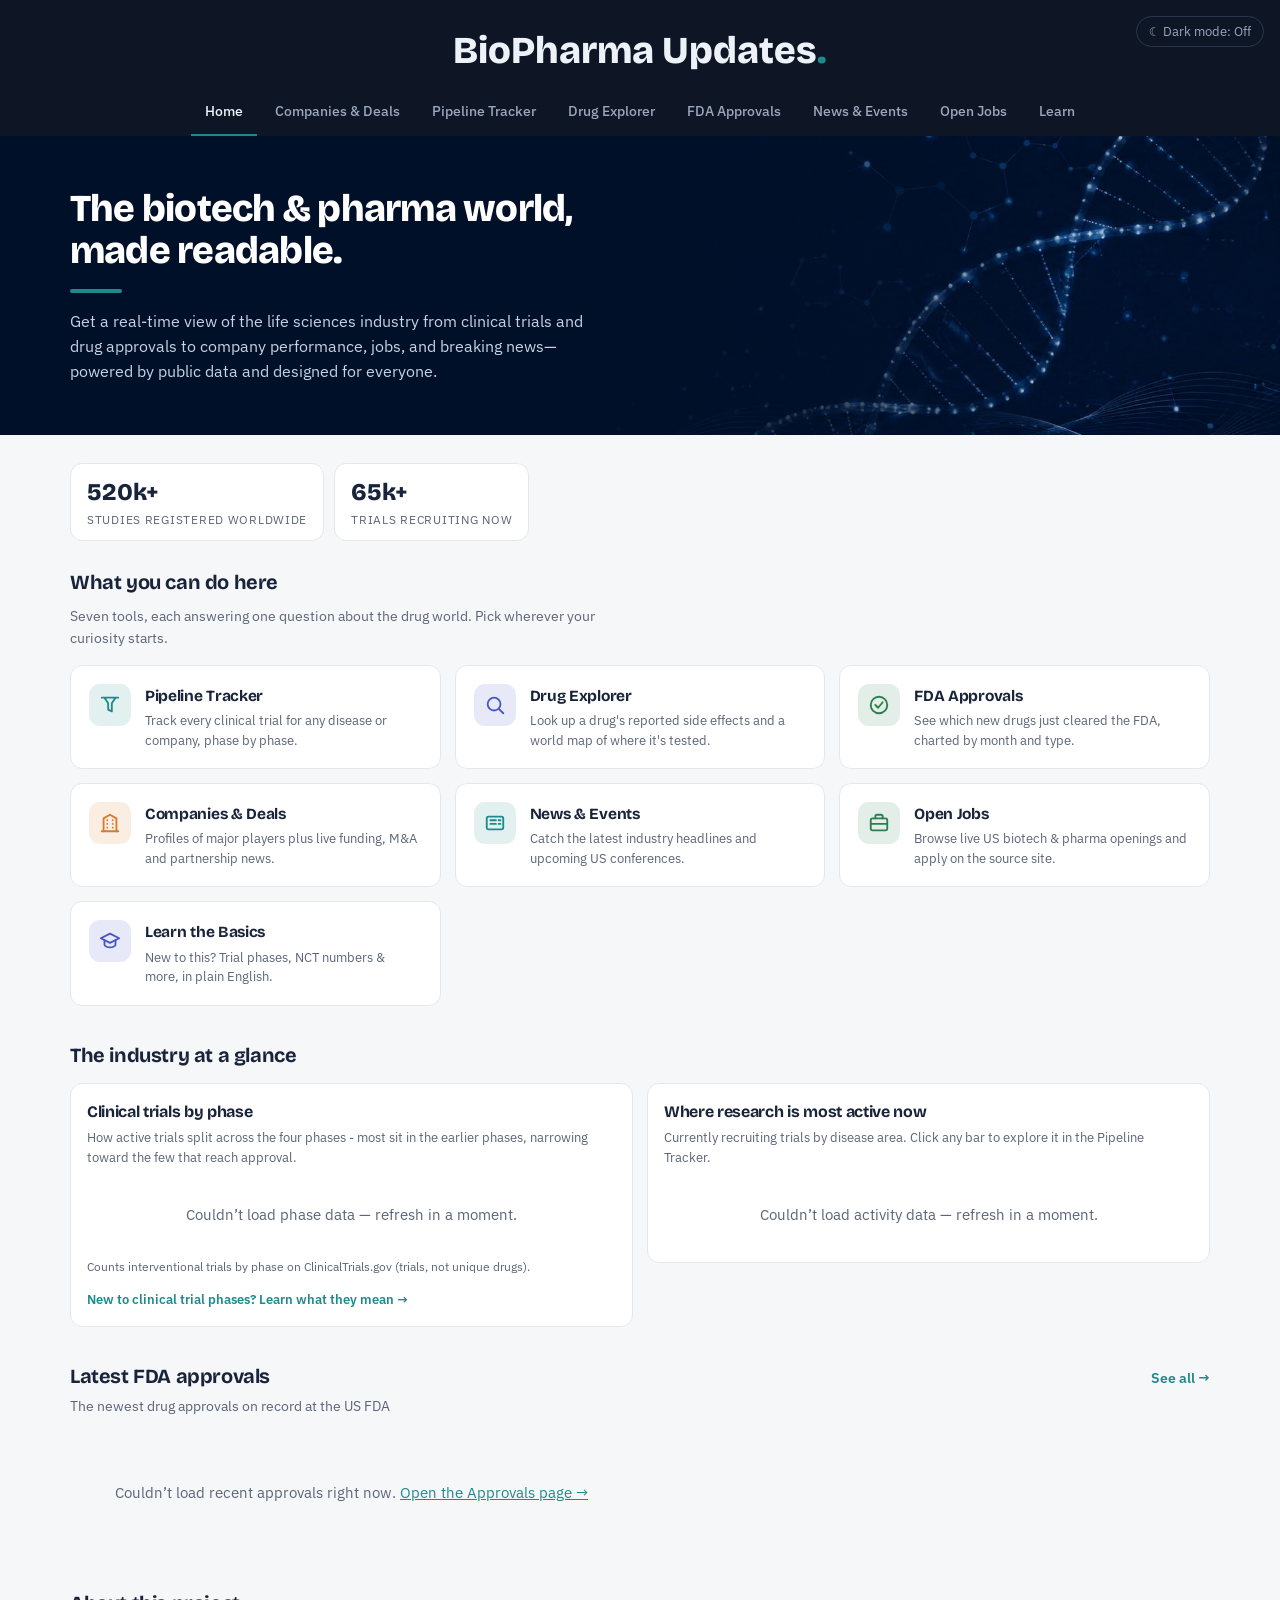
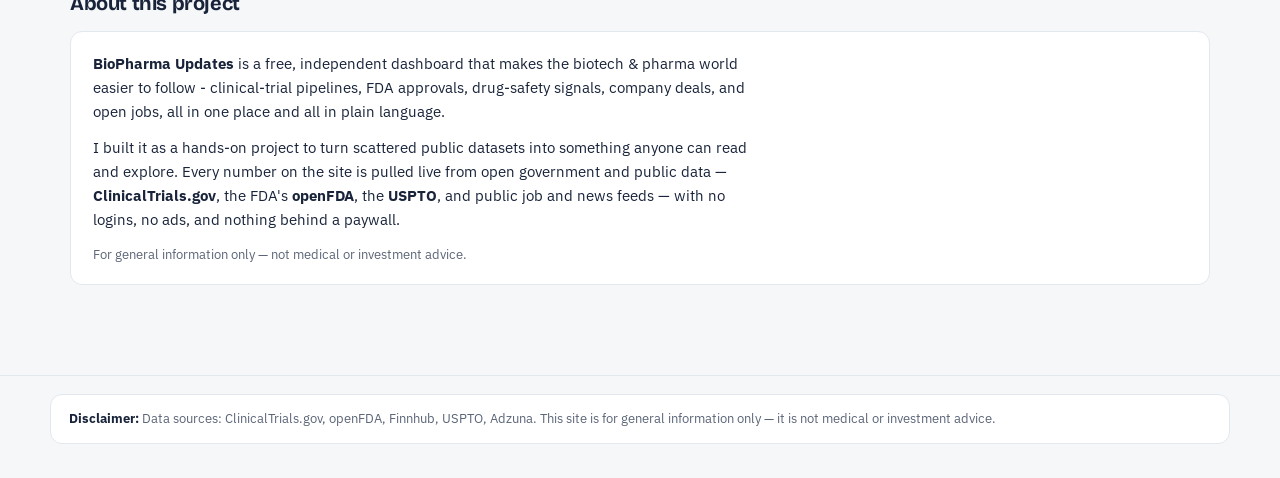
<file: index.html>
<!DOCTYPE html>
<html lang="en">
<head>
  <meta charset="UTF-8" />
  <meta name="viewport" content="width=device-width, initial-scale=1.0" />
  <title>BioPharma Updates - Clinical Trials, FDA Approvals & Drug Intelligence</title>
  <meta name="description" content="A free, live dashboard of the biotech & pharma world: clinical-trial pipelines, FDA approvals, drug safety data, company deals, and jobs - all from open public data." />

  <!-- Favicon -->
  <link rel="icon" href="favicon.ico" sizes="any" />
  <link rel="icon" type="image/svg+xml" href="favicon.svg" />
  <link rel="apple-touch-icon" href="icon-180.png" />

  <!-- Open Graph (LinkedIn / Facebook link preview) -->
  <meta property="og:type" content="website" />
  <meta property="og:site_name" content="BioPharma Updates" />
  <meta property="og:title" content="BioPharma Updates — the biotech & pharma world, made readable" />
  <meta property="og:description" content="Live clinical-trial pipelines, FDA approvals, drug safety data, company deals, and jobs - all from open public data." />
  <meta property="og:image" content="https://rentalasrinilayaa-tech.github.io/BioPharma/hero.jpg" />
  <meta property="og:url" content="https://rentalasrinilayaa-tech.github.io/BioPharma/" />

  <!-- Twitter / X card -->
  <meta name="twitter:card" content="summary_large_image" />
  <meta name="twitter:title" content="BioPharma Updates — the biotech & pharma world, made readable" />
  <meta name="twitter:description" content="Live clinical-trial pipelines, FDA approvals, drug safety, deals, and jobs - from open public data." />
  <meta name="twitter:image" content="https://rentalasrinilayaa-tech.github.io/BioPharma/hero.jpg" />
  <link rel="preconnect" href="https://fonts.googleapis.com" />
  <link rel="preconnect" href="https://fonts.gstatic.com" crossorigin />
  <link href="https://fonts.googleapis.com/css2?family=Bricolage+Grotesque:opsz,wght@12..96,400;12..96,600;12..96,800&family=IBM+Plex+Sans:wght@400;500;600&family=IBM+Plex+Mono:wght@400;500&display=swap" rel="stylesheet" />
  <link rel="stylesheet" href="styles.css" />
</head>
<body>

  <header class="topbar">
    <button class="theme-toggle">☾ Dark mode</button>
    <a class="brand" href="index.html">BioPharma Updates<span class="dot">.</span></a>
    <nav class="menu">
      <a href="index.html">Home</a>
      <a href="companies.html">Companies &amp; Deals</a>
      <a href="pipeline.html">Pipeline Tracker</a>
      <a href="drugs.html">Drug Explorer</a>
      <a href="approvals.html">FDA Approvals</a>
      <a href="news.html">News &amp; Events</a>
      <a href="jobs.html">Open Jobs</a>
      <a href="learn.html">Learn</a>
    </nav>
  </header>

  <!-- Hero: DNA graphic from the image, headline & caption as real text -->
  <section class="hero2">
    <img src="hero.jpg" alt="" class="hero2-img" aria-hidden="true" />
    <div class="hero2-overlay"></div>
    <div class="wrap hero2-inner">
      <h1 class="hero2-title">The biotech &amp; pharma world,<br />made readable.</h1>
      <div class="hero2-rule"></div>
      <p class="hero2-sub">Get a real-time view of the life sciences industry from clinical trials and drug approvals
        to company performance, jobs, and breaking news—powered by public data and designed for everyone.</p>
    </div>
  </section>

  <main class="wrap">
    <div class="stats">
      <div class="stat"><div class="num" id="statStudies">520k+</div><div class="lbl">Studies registered worldwide</div></div>
      <div class="stat"><div class="num" id="statRecruiting">65k+</div><div class="lbl">Trials recruiting now</div></div>
      <div class="stat"><div class="num" id="statApprovals">—</div><div class="lbl">FDA approvals this year</div></div>
    </div>

    <!-- WHAT YOU CAN DO HERE -->
    <h2 class="section-title">What you can do here</h2>
    <p style="color:var(--muted);font-size:14px;margin:-4px 0 16px;max-width:70ch">
      Seven tools, each answering one question about the drug world. Pick wherever your curiosity starts.
    </p>
    <div class="grid cols-3">

      <a class="tool-card" href="pipeline.html">
        <span class="tool-icon ic-teal" aria-hidden="true"><svg viewBox="0 0 24 24" fill="none" stroke="currentColor" stroke-width="2" stroke-linecap="round" stroke-linejoin="round"><path d="M3 4h18M6 4l4 6v7l4 2v-9l4-6"/></svg></span>
        <div><h3 class="tool-title">Pipeline Tracker</h3><p class="tool-q">Track every clinical trial for any disease or company, phase by phase.</p></div>
      </a>

      <a class="tool-card" href="drugs.html">
        <span class="tool-icon ic-indigo" aria-hidden="true"><svg viewBox="0 0 24 24" fill="none" stroke="currentColor" stroke-width="2" stroke-linecap="round" stroke-linejoin="round"><circle cx="11" cy="11" r="7"/><path d="M21 21l-4.3-4.3"/></svg></span>
        <div><h3 class="tool-title">Drug Explorer</h3><p class="tool-q">Look up a drug's reported side effects and a world map of where it's tested.</p></div>
      </a>

      <a class="tool-card" href="approvals.html">
        <span class="tool-icon ic-green" aria-hidden="true"><svg viewBox="0 0 24 24" fill="none" stroke="currentColor" stroke-width="2" stroke-linecap="round" stroke-linejoin="round"><circle cx="12" cy="12" r="9"/><path d="M8 12l3 3 5-6"/></svg></span>
        <div><h3 class="tool-title">FDA Approvals</h3><p class="tool-q">See which new drugs just cleared the FDA, charted by month and type.</p></div>
      </a>

      <a class="tool-card" href="companies.html">
        <span class="tool-icon ic-amber" aria-hidden="true"><svg viewBox="0 0 24 24" fill="none" stroke="currentColor" stroke-width="2" stroke-linecap="round" stroke-linejoin="round"><path d="M3 21h18"/><path d="M5 21V7l7-4 7 4v14"/><path d="M9 9h.01M9 13h.01M9 17h.01M15 9h.01M15 13h.01M15 17h.01"/></svg></span>
        <div><h3 class="tool-title">Companies &amp; Deals</h3><p class="tool-q">Profiles of major players plus live funding, M&amp;A and partnership news.</p></div>
      </a>

      <a class="tool-card" href="news.html">
        <span class="tool-icon ic-teal" aria-hidden="true"><svg viewBox="0 0 24 24" fill="none" stroke="currentColor" stroke-width="2" stroke-linecap="round" stroke-linejoin="round"><rect x="3" y="5" width="18" height="14" rx="2"/><path d="M7 9h6M7 13h6M16 9h2M16 13h2"/></svg></span>
        <div><h3 class="tool-title">News &amp; Events</h3><p class="tool-q">Catch the latest industry headlines and upcoming US conferences.</p></div>
      </a>

      <a class="tool-card" href="jobs.html">
        <span class="tool-icon ic-green" aria-hidden="true"><svg viewBox="0 0 24 24" fill="none" stroke="currentColor" stroke-width="2" stroke-linecap="round" stroke-linejoin="round"><rect x="3" y="7" width="18" height="13" rx="2"/><path d="M8 7V5a2 2 0 0 1 2-2h4a2 2 0 0 1 2 2v2"/><path d="M3 13h18"/></svg></span>
        <div><h3 class="tool-title">Open Jobs</h3><p class="tool-q">Browse live US biotech &amp; pharma openings and apply on the source site.</p></div>
      </a>

      <a class="tool-card" href="learn.html">
        <span class="tool-icon ic-indigo" aria-hidden="true"><svg viewBox="0 0 24 24" fill="none" stroke="currentColor" stroke-width="2" stroke-linecap="round" stroke-linejoin="round"><path d="M12 4 2 9l10 5 10-5z"/><path d="M6 11v5c0 1.2 2.7 3 6 3s6-1.8 6-3v-5"/></svg></span>
        <div><h3 class="tool-title">Learn the Basics</h3><p class="tool-q">New to this? Trial phases, NCT numbers &amp; more, in plain English.</p></div>
      </a>

    </div>

    <!-- THE INDUSTRY AT A GLANCE -->
    <h2 class="section-title" style="margin-top:34px">The industry at a glance</h2>
    <div class="grid cols-2" style="align-items:start">
      <div class="panel">
        <h3 style="font-size:16px;margin-bottom:4px">Clinical trials by phase</h3>
        <p style="color:var(--muted);font-size:13px;margin-bottom:14px">
          How active trials split across the four phases - most sit in the earlier phases,
          narrowing toward the few that reach approval.
        </p>
        <div id="funnel"><div class="message"><div class="spinner"></div>Loading…</div></div>
        <p style="color:var(--muted);font-size:11.5px;margin-top:12px">
          Counts interventional trials by phase on ClinicalTrials.gov (trials, not unique drugs).
        </p>
        <a class="pie-learn" href="learn.html">New to clinical trial phases? Learn what they mean →</a>
      </div>
      <div class="panel">
        <h3 style="font-size:16px;margin-bottom:4px">Where research is most active now</h3>
        <p style="color:var(--muted);font-size:13px;margin-bottom:14px">
          Currently recruiting trials by disease area. Click any bar to explore it in the Pipeline Tracker.
        </p>
        <div id="momentum"><div class="message"><div class="spinner"></div>Loading…</div></div>
      </div>
    </div>

    <!-- LATEST FDA APPROVALS PREVIEW -->
    <div class="sec-head" style="margin-top:34px">
      <h2 class="section-title" style="margin:0">Latest FDA approvals</h2>
      <a class="sec-link" href="approvals.html">See all →</a>
    </div>
    <p style="color:var(--muted);font-size:13.5px;margin:4px 0 14px;max-width:70ch">
      The newest drug approvals on record at the US FDA
    </p>
    <div id="apprPreview" class="grid cols-2"><div class="message"><div class="spinner"></div>Loading…</div></div>

    <!-- ABOUT -->
    <h2 class="section-title" style="margin-top:34px">About this project</h2>
    <div class="about-card">
      <p>
        <strong>BioPharma Updates</strong> is a free, independent dashboard that makes the biotech &amp;
        pharma world easier to follow - clinical-trial pipelines, FDA approvals, drug-safety signals,
        company deals, and open jobs, all in one place and all in plain language.
      </p>
      <p>
        I built it as a hands-on project to turn scattered public datasets into something anyone can
        read and explore. Every number on the site is pulled live from open government and public
        data — <strong>ClinicalTrials.gov</strong>, the FDA's <strong>openFDA</strong>, the
        <strong>USPTO</strong>, and public job and news feeds — with no logins, no ads, and nothing behind a paywall.
      </p>
      <p class="about-note">
        For general information only — not medical or investment advice.
      </p>
    </div>
  </main>

  <footer>
    <div class="wrap">
      Data sources: ClinicalTrials.gov, openFDA, Finnhub, USPTO, Adzuna. This site is for general
      information only — it is not medical or investment advice.
    </div>
  </footer>

  <script src="app.js"></script>
  <script>
    const esc = (typeof escapeHTML === "function") ? escapeHTML : (s) =>
      String(s).replace(/[&<>"']/g, (c) => ({ "&": "&amp;", "<": "&lt;", ">": "&gt;", '"': "&quot;", "'": "&#39;" }[c]));
    function compact(n) {
      if (n >= 1000000) return (n / 1000000).toFixed(1).replace(/\.0$/, "") + "M+";
      if (n >= 1000) return Math.floor(n / 1000) + "k+";
      return String(n);
    }
    async function countStudies(params) {
      const usp = new URLSearchParams(params);
      usp.set("countTotal", "true"); usp.set("pageSize", "1");
      const r = await fetch("https://clinicaltrials.gov/api/v2/studies?" + usp.toString());
      if (!r.ok) throw new Error("HTTP " + r.status);
      const d = await r.json();
      return typeof d.totalCount === "number" ? d.totalCount : null;
    }

    (async () => {
      try { const r = await fetch("https://clinicaltrials.gov/api/v2/stats/size"); const d = await r.json();
        if (d.totalStudies) document.getElementById("statStudies").textContent = compact(d.totalStudies); } catch (e) {}
      try { const n = await countStudies({ "filter.overallStatus": "RECRUITING" });
        if (n) document.getElementById("statRecruiting").textContent = compact(n); } catch (e) {}
      try {
        const year = new Date().getFullYear();
        const url = "https://api.fda.gov/drug/drugsfda.json?search=" +
          encodeURIComponent(`submissions.submission_status:"AP" AND submissions.submission_status_date:[${year}0101 TO ${year}1231]`) + "&limit=1";
        const r = await fetch(url); const d = await r.json();
        const total = d.meta && d.meta.results && d.meta.results.total;
        if (total) { document.getElementById("statApprovals").textContent = total.toLocaleString(); }
        else { const c = document.getElementById("statApprovals").closest(".stat"); if (c) c.style.display = "none"; }
      } catch (e) {
        const card = document.getElementById("statApprovals").closest(".stat");
        if (card) card.style.display = "none";
      }
    })();

    (async () => {
      const el = document.getElementById("funnel");
      const phases = [
        { label: "Phase 1", expr: "PHASE1", cls: "p1" }, { label: "Phase 2", expr: "PHASE2", cls: "p2" },
        { label: "Phase 3", expr: "PHASE3", cls: "p3" }, { label: "Phase 4", expr: "PHASE4", cls: "p4" },
      ];
      try {
        const counts = await Promise.all(phases.map((p) => countStudies({ "filter.advanced": "AREA[Phase]" + p.expr }).catch(() => null)));
        const valid = counts.filter((c) => typeof c === "number");
        if (!valid.length) throw new Error("no data");
        const total = valid.reduce((a, b) => a + b, 0) || 1;
        const cx = 90, cy = 90, r = 78, ir = 47;
        let ang = 0, slices = "";
        phases.forEach((p, i) => {
          const c = counts[i] || 0;
          if (!c) return;
          const frac = c / total, a0 = ang, a1 = ang + frac * 360; ang = a1;
          const xy = (a) => { const rad = (a - 90) * Math.PI / 180; return [cx + r * Math.cos(rad), cy + r * Math.sin(rad)]; };
          if (frac >= 0.999) { slices += `<circle cx="${cx}" cy="${cy}" r="${r}" fill="var(--${p.cls})"></circle>`; return; }
          const [x0, y0] = xy(a0), [x1, y1] = xy(a1), large = (a1 - a0) > 180 ? 1 : 0;
          slices += `<path d="M${cx},${cy} L${x0.toFixed(2)},${y0.toFixed(2)} A${r},${r} 0 ${large} 1 ${x1.toFixed(2)},${y1.toFixed(2)} Z" fill="var(--${p.cls})"></path>`;
        });
        const legend = phases.map((p, i) => {
          const c = counts[i] || 0, pct = Math.round(c / total * 100);
          return `<span class="pie-lg"><i class="lg-dot" style="background:var(--${p.cls})"></i>${p.label} <b>${c.toLocaleString()}</b> <span class="pie-pct">${pct}%</span></span>`;
        }).join("");
        el.innerHTML = `<div class="pie-wrap">
            <svg viewBox="0 0 180 180" width="150" height="150" class="pie-svg" role="img" aria-label="Clinical trials by phase">
              ${slices}
              <circle cx="${cx}" cy="${cy}" r="${ir}" fill="var(--surface)"></circle>
              <text x="90" y="85" text-anchor="middle" class="pie-c-n">${total.toLocaleString()}</text>
              <text x="90" y="103" text-anchor="middle" class="pie-c-l">trials</text>
            </svg>
            <div class="pie-legend">${legend}</div>
          </div>`;
      } catch (e) { el.innerHTML = '<p class="message" style="padding:20px">Couldn\u2019t load phase data — refresh in a moment.</p>'; }
    })();

    (async () => {
      const el = document.getElementById("momentum");
      const areas = [
        { name: "Cancer", q: "cancer" }, { name: "Diabetes", q: "diabetes" }, { name: "Obesity", q: "obesity" },
        { name: "Alzheimer's", q: "alzheimer" }, { name: "Depression", q: "depression" }, { name: "Asthma", q: "asthma" },
        { name: "Heart disease", q: "heart disease" }, { name: "HIV", q: "HIV" },
      ];
      try {
        const counts = await Promise.all(areas.map((a) => countStudies({ "query.cond": a.q, "filter.overallStatus": "RECRUITING" }).catch(() => null)));
        const rows = areas.map((a, i) => ({ name: a.name, q: a.q, n: counts[i] })).filter((a) => typeof a.n === "number").sort((a, b) => b.n - a.n);
        if (!rows.length) throw new Error("no data");
        const max = rows[0].n || 1;
        el.innerHTML = rows.map((a) => {
          const pct = Math.max(3, (a.n / max) * 100);
          const href = "pipeline.html?q=" + encodeURIComponent(a.q) + "&type=cond&status=RECRUITING";
          return `<a class="mom-row" href="${href}" title="Explore ${esc(a.name)} trials"><span class="mom-name">${esc(a.name)}</span><span class="bar-track"><span class="bar-fill" style="width:${pct}%"></span></span><span class="mom-n">${a.n.toLocaleString()}</span></a>`;
        }).join("");
      } catch (e) { el.innerHTML = '<p class="message" style="padding:20px">Couldn\u2019t load activity data — refresh in a moment.</p>'; }
    })();

    /* ---------- Latest FDA approvals preview ---------- */
    (async () => {
      const el = document.getElementById("apprPreview");
      function classify(appNo){ if(/^BLA/i.test(appNo))return{l:"Biologic",c:"biologic"}; if(/^ANDA/i.test(appNo))return{l:"Generic",c:"generic"}; if(/^NDA/i.test(appNo))return{l:"Brand-name",c:"brand"}; return{l:"Other",c:"other"}; }
      function fmt(d){ if(!d||d.length!==8)return""; const M=["Jan","Feb","Mar","Apr","May","Jun","Jul","Aug","Sep","Oct","Nov","Dec"]; return M[+d.slice(4,6)-1]+" "+(+d.slice(6,8))+", "+d.slice(0,4); }
      try {
        const yr = new Date().getFullYear(), start = yr - 1;
        const search = `submissions.submission_type:"ORIG" AND submissions.submission_status:"AP" AND submissions.submission_status_date:[${start}0101 TO ${yr}1231]`;
        const url = "https://api.fda.gov/drug/drugsfda.json?search=" + encodeURIComponent(search) + "&sort=submissions.submission_status_date:desc&limit=30";
        const r = await fetch(url); if (!r.ok) throw new Error("http"); const d = await r.json();
        const seen = new Set(); const items = [];
        for (const res of (d.results || [])) {
          const sub = (res.submissions||[]).find(x=>x.submission_type==="ORIG"&&x.submission_status==="AP"&&x.submission_status_date);
          const prod = res.products && res.products[0];
          if (!sub || !prod) continue;
          const appNo = res.application_number || ""; if (seen.has(appNo)) continue; seen.add(appNo);
          items.push({ brand: prod.brand_name || "Unnamed", sponsor: res.sponsor_name || "", date: sub.submission_status_date, t: classify(appNo) });
          if (items.length === 4) break;
        }
        if (!items.length) throw new Error("none");
        el.innerHTML = items.map((a) => `
          <a class="appr-prev" href="approvals.html">
            <div class="appr-prev-top"><span class="appr-prev-name">${esc(a.brand)}</span><span class="appr-type ${a.t.c}">${a.t.l}</span></div>
            <div class="appr-prev-meta">${esc(a.sponsor)}</div>
            <div class="appr-prev-date">Approved ${esc(fmt(a.date))}</div>
          </a>`).join("");
      } catch (e) {
        el.innerHTML = '<p class="message">Couldn\u2019t load recent approvals right now. <a href="approvals.html">Open the Approvals page →</a></p>';
      }
    })();
  </script>
</body>
</html>
</file>
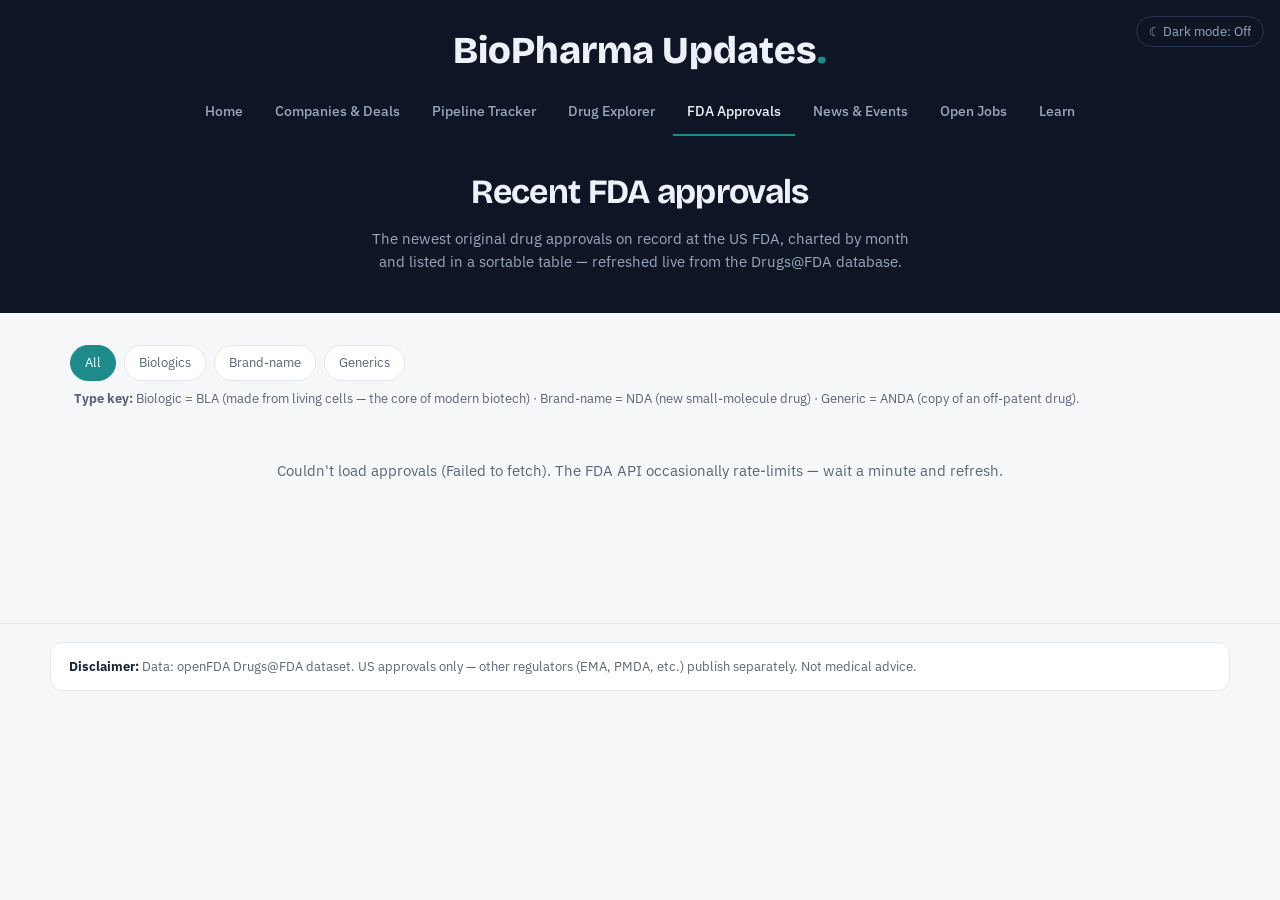
<file: approvals.html>
<!DOCTYPE html>
<html lang="en">
<head>
  <meta charset="UTF-8" />
  <meta name="viewport" content="width=device-width, initial-scale=1.0" />
  <title>Recent FDA Approvals — BioPharma Updates</title>
  <link rel="preconnect" href="https://fonts.googleapis.com" />
  <link rel="preconnect" href="https://fonts.gstatic.com" crossorigin />
  <link href="https://fonts.googleapis.com/css2?family=Bricolage+Grotesque:opsz,wght@12..96,400;12..96,600;12..96,800&family=IBM+Plex+Sans:wght@400;500;600&family=IBM+Plex+Mono:wght@400;500&display=swap" rel="stylesheet" />
  <link rel="stylesheet" href="styles.css" />
</head>
<body>

  <header class="topbar">
    <button class="theme-toggle">☾ Dark mode</button>
    <a class="brand" href="index.html">BioPharma Updates<span class="dot">.</span></a>
    <nav class="menu">
      <a href="index.html">Home</a>
      <a href="companies.html">Companies &amp; Deals</a>
      <a href="pipeline.html">Pipeline Tracker</a>
      <a href="drugs.html">Drug Explorer</a>
      <a href="approvals.html">FDA Approvals</a>
      <a href="news.html">News &amp; Events</a>
      <a href="jobs.html">Open Jobs</a>
      <a href="learn.html">Learn</a>
    </nav>
    <div class="hero">
      <h1>Recent FDA approvals</h1>
      <p>The newest original drug approvals on record at the US FDA, charted by month and
         listed in a sortable table — refreshed live from the Drugs@FDA database.</p>
    </div>
  </header>

  <main class="wrap">
    <div class="event-filters" id="typeFilters" style="margin-top:4px">
      <button class="topic-chip active" data-type="all">All</button>
      <button class="topic-chip" data-type="biologic">Biologics</button>
      <button class="topic-chip" data-type="brand">Brand-name</button>
      <button class="topic-chip" data-type="generic">Generics</button>
    </div>
    <p style="color:var(--muted);font-size:13px;margin:8px 4px 0">
      <strong>Type key:</strong> Biologic = BLA (made from living cells — the core of modern biotech) ·
      Brand-name = NDA (new small-molecule drug) · Generic = ANDA (copy of an off-patent drug).
    </p>

    <div id="message" class="message"><div class="spinner"></div>Loading the latest approvals…</div>
    <div id="dashboard" hidden></div>
  </main>

  <footer>
    <div class="wrap">Data: openFDA Drugs@FDA dataset. US approvals only — other regulators
    (EMA, PMDA, etc.) publish separately. Not medical advice.</div>
  </footer>

  <script src="app.js"></script>
  <script>
    const esc = (typeof escapeHTML === "function") ? escapeHTML : (s) =>
      String(s).replace(/[&<>"']/g, (c) => ({ "&": "&amp;", "<": "&lt;", ">": "&gt;", '"': "&quot;", "'": "&#39;" }[c]));
    const cut = (typeof shorten === "function") ? shorten : (s, n) => { s = String(s); return s.length > n ? s.slice(0, n - 1) + "…" : s; };

    const MONTHS = ["January","February","March","April","May","June","July","August","September","October","November","December"];
    const msg = document.getElementById("message");
    const dash = document.getElementById("dashboard");

    let ALL = [];
    let activeType = "all";
    let sortKey = "date";
    let sortDir = -1; // -1 = descending (newest / Z–A), 1 = ascending

    function classify(appNo) {
      if (/^BLA/i.test(appNo)) return { label: "Biologic", cls: "biologic" };
      if (/^ANDA/i.test(appNo)) return { label: "Generic", cls: "generic" };
      if (/^NDA/i.test(appNo)) return { label: "Brand-name", cls: "brand" };
      return { label: "Other", cls: "other" };
    }

    function parseApp(res) {
      const sub = (res.submissions || []).find(
        (s) => s.submission_type === "ORIG" && s.submission_status === "AP" && s.submission_status_date
      );
      const product = res.products && res.products[0];
      if (!sub || !product) return null;
      const appNo = res.application_number || "";
      return {
        brand: product.brand_name || "Unnamed product",
        generic: (res.openfda && res.openfda.generic_name && res.openfda.generic_name[0]) || "",
        sponsor: res.sponsor_name || "Unknown sponsor",
        form: product.dosage_form || "",
        dateRaw: sub.submission_status_date,
        appNo: appNo,
        type: classify(appNo),
      };
    }

    function fmtDate(yyyymmdd) {
      if (!yyyymmdd || yyyymmdd.length !== 8) return yyyymmdd || "";
      const m = MONTHS[+yyyymmdd.slice(4, 6) - 1].slice(0, 3);
      return m + " " + (+yyyymmdd.slice(6, 8)) + ", " + yyyymmdd.slice(0, 4);
    }

    // Build the official Drugs@FDA page URL from an application number.
    // The site expects the numeric part and a type prefix, e.g.
    // application number "NDA218347" → applno=218347, type=NDA.
    function fdaUrl(appNo) {
      const m = String(appNo).match(/^([A-Za-z]+)0*([0-9]+)$/);
      if (!m) return "https://www.accessdata.fda.gov/scripts/cder/daf/";
      const type = m[1].toUpperCase();
      const num = m[2];
      return "https://www.accessdata.fda.gov/scripts/cder/daf/index.cfm" +
             "?event=overview.process&ApplNo=" + encodeURIComponent(num) +
             "&ApplType=" + encodeURIComponent(type);
    }

    async function load() {
      try {
        const thisYear = new Date().getFullYear();
        const startYear = thisYear - 1;
        const search = `submissions.submission_type:"ORIG" AND submissions.submission_status:"AP" ` +
                       `AND submissions.submission_status_date:[${startYear}0101 TO ${thisYear}1231]`;
        const url = "https://api.fda.gov/drug/drugsfda.json?search=" +
          encodeURIComponent(search) + "&sort=submissions.submission_status_date:desc&limit=100";

        const r = await fetch(url);
        if (!r.ok) throw new Error("API returned " + r.status);
        const d = await r.json();

        const cutoff = "" + startYear + "0101";
        const seen = new Set();
        ALL = (d.results || [])
          .map(parseApp)
          .filter((a) => a && a.dateRaw >= cutoff)
          .filter((a) => { if (seen.has(a.appNo)) return false; seen.add(a.appNo); return true; });

        if (!ALL.length) throw new Error("No recent approvals returned.");
        render();
      } catch (err) {
        msg.innerHTML = "Couldn't load approvals (" + esc(err.message) +
          "). The FDA API occasionally rate-limits — wait a minute and refresh.";
      }
    }

    function getList() {
      let list = activeType === "all" ? ALL.slice() : ALL.filter((a) => a.type.cls === activeType);
      list.sort((a, b) => {
        let av, bv;
        if (sortKey === "drug") { av = a.brand.toLowerCase(); bv = b.brand.toLowerCase(); }
        else if (sortKey === "company") { av = a.sponsor.toLowerCase(); bv = b.sponsor.toLowerCase(); }
        else if (sortKey === "type") { av = a.type.label; bv = b.type.label; }
        else { av = a.dateRaw; bv = b.dateRaw; }
        if (av < bv) return -1 * sortDir;
        if (av > bv) return 1 * sortDir;
        return 0;
      });
      return list;
    }

    function render() {
      // Update filter-chip counts.
      const counts = { all: ALL.length, biologic: 0, brand: 0, generic: 0 };
      ALL.forEach((a) => { if (counts[a.type.cls] !== undefined) counts[a.type.cls]++; });
      document.querySelectorAll("#typeFilters [data-type]").forEach((btn) => {
        const t = btn.dataset.type;
        const base = { all: "All", biologic: "Biologics", brand: "Brand-name", generic: "Generics" }[t];
        btn.textContent = base + " (" + (counts[t] || 0) + ")";
      });

      const list = getList();
      msg.hidden = true;
      dash.hidden = false;
      dash.innerHTML = chartHTML(list) + tableHTML(list);
      wireSort();
    }

    // ---- Chart: approvals per month, stacked by type ----
    function chartHTML(list) {
      if (!list.length) return '<p class="message">No approvals of this type in the window.</p>';
      const byMonth = {};
      list.forEach((a) => {
        const k = a.dateRaw.slice(0, 6);
        byMonth[k] = byMonth[k] || { biologic: 0, brand: 0, generic: 0, other: 0, total: 0 };
        byMonth[k][a.type.cls]++; byMonth[k].total++;
      });
      const keys = Object.keys(byMonth).sort(); // oldest → newest, left to right
      const max = Math.max(1, ...keys.map((k) => byMonth[k].total));

      const bars = keys.map((k) => {
        const m = byMonth[k];
        const pct = (t) => (m[t] / max * 100);
        const lbl = MONTHS[+k.slice(4, 6) - 1].slice(0, 3) + " " + k.slice(0, 4);
        return `
          <div class="cbar" title="${esc(lbl)}: ${m.total} approvals">
            <div class="cbar-n">${m.total}</div>
            <div class="cbar-stack">
              <div class="cseg generic" style="height:${pct("generic")}%"></div>
              <div class="cseg brand" style="height:${pct("brand")}%"></div>
              <div class="cseg biologic" style="height:${pct("biologic")}%"></div>
            </div>
            <div class="cbar-label">${esc(MONTHS[+k.slice(4, 6) - 1].slice(0, 3))}<br>${k.slice(0, 4)}</div>
          </div>`;
      }).join("");

      return `
        <div class="panel" style="margin-top:14px">
          <h2 class="section-title" style="margin-top:0">Approvals by month</h2>
          <div class="appr-chart">${bars}</div>
          <div class="chart-legend">
            <span><i class="lg-dot" style="background:var(--p2)"></i> Biologic</span>
            <span><i class="lg-dot" style="background:var(--p3)"></i> Brand-name</span>
            <span><i class="lg-dot" style="background:var(--p1)"></i> Generic</span>
          </div>
        </div>`;
    }

    // ---- Sortable table ----
    function arrow(key) { return sortKey === key ? (sortDir === -1 ? " ▼" : " ▲") : ""; }

    function tableHTML(list) {
      const rows = list.map((a) => `
        <tr>
          <td><span class="appr-type ${a.type.cls}">${a.type.label}</span></td>
          <td><span class="appr-drug">${esc(a.brand)}</span>${a.generic ? ` <span class="appr-generic">${esc(cut(a.generic, 46))}</span>` : ""}</td>
          <td>${esc(cut(a.sponsor, 40))}</td>
          <td>${esc(cut(a.form, 34))}</td>
          <td class="nowrap appr-date">${esc(fmtDate(a.dateRaw))}</td>
          <td class="nowrap"><a class="appr-app" href="${esc(fdaUrl(a.appNo))}" target="_blank" rel="noopener" title="View official FDA record">${esc(a.appNo)} ↗</a></td>
        </tr>`).join("");

      return `
        <div class="appr-table-wrap">
          <table class="appr-table">
            <thead><tr>
              <th data-sort="type">Type${arrow("type")}</th>
              <th data-sort="drug">Drug${arrow("drug")}</th>
              <th data-sort="company">Company${arrow("company")}</th>
              <th>Form</th>
              <th data-sort="date">Approved${arrow("date")}</th>
              <th>App #</th>
            </tr></thead>
            <tbody>${rows}</tbody>
          </table>
        </div>`;
    }

    function wireSort() {
      dash.querySelectorAll(".appr-table th[data-sort]").forEach((th) => {
        th.addEventListener("click", () => {
          const key = th.dataset.sort;
          if (sortKey === key) { sortDir *= -1; }
          else { sortKey = key; sortDir = (key === "date") ? -1 : 1; }
          render();
        });
      });
    }

    document.querySelectorAll("#typeFilters [data-type]").forEach((btn) => {
      btn.addEventListener("click", () => {
        document.querySelectorAll("#typeFilters [data-type]").forEach((b) => b.classList.remove("active"));
        btn.classList.add("active");
        activeType = btn.dataset.type;
        if (ALL.length) render();
      });
    });

    load();
  </script>
</body>
</html>
</file>
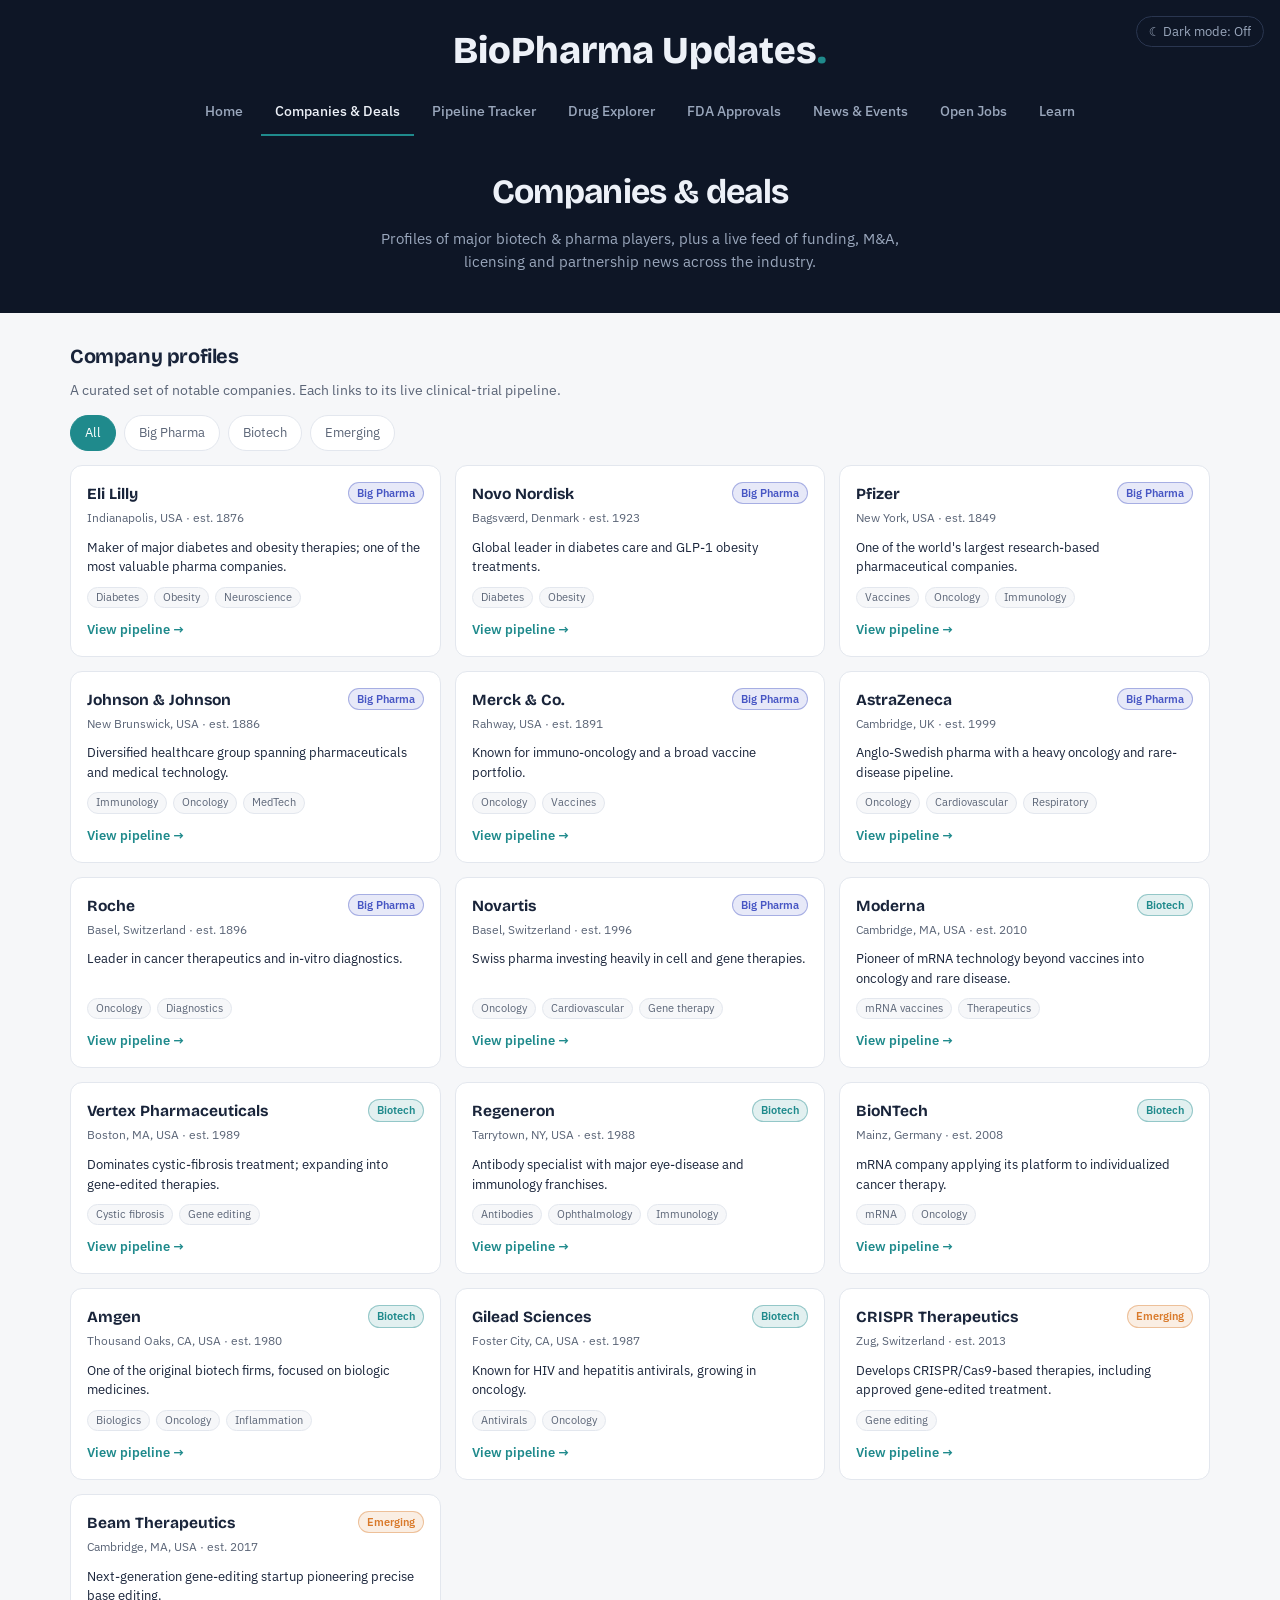
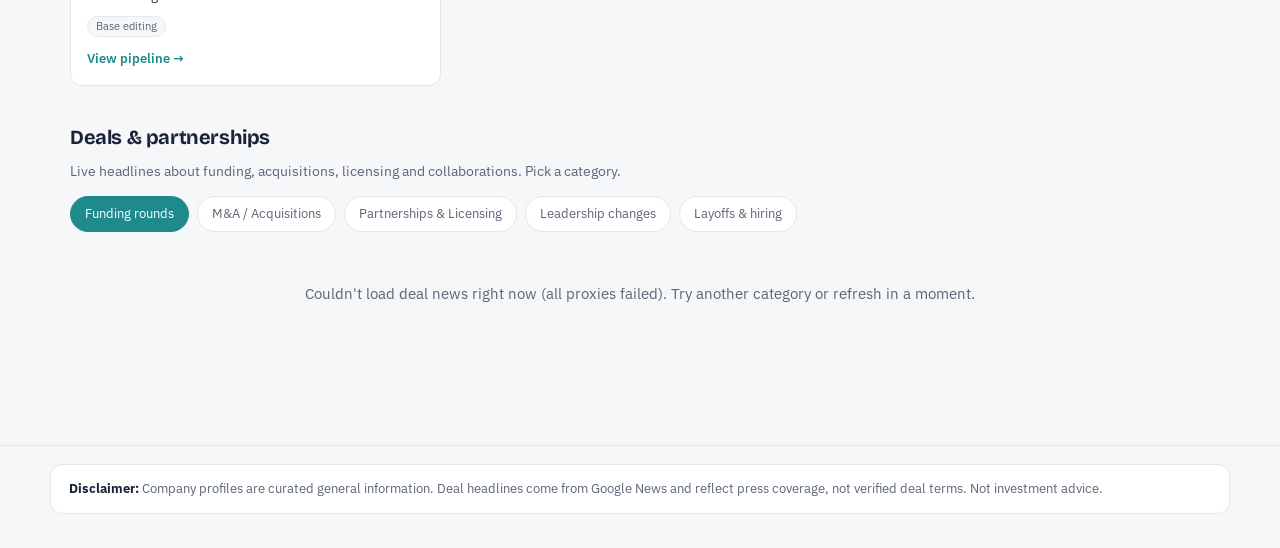
<file: companies.html>
<!DOCTYPE html>
<html lang="en">
<head>
  <meta charset="UTF-8" />
  <meta name="viewport" content="width=device-width, initial-scale=1.0" />
  <title>Companies &amp; Deals — BioPharma Updates</title>
  <link rel="preconnect" href="https://fonts.googleapis.com" />
  <link rel="preconnect" href="https://fonts.gstatic.com" crossorigin />
  <link href="https://fonts.googleapis.com/css2?family=Bricolage+Grotesque:opsz,wght@12..96,400;12..96,600;12..96,800&family=IBM+Plex+Sans:wght@400;500;600&family=IBM+Plex+Mono:wght@400;500&display=swap" rel="stylesheet" />
  <link rel="stylesheet" href="styles.css" />
</head>
<body>

  <header class="topbar">
    <button class="theme-toggle">☾ Dark mode</button>
    <a class="brand" href="index.html">BioPharma Updates<span class="dot">.</span></a>
    <nav class="menu">
      <a href="index.html">Home</a>
      <a href="companies.html">Companies &amp; Deals</a>
      <a href="pipeline.html">Pipeline Tracker</a>
      <a href="drugs.html">Drug Explorer</a>
      <a href="approvals.html">FDA Approvals</a>
      <a href="news.html">News &amp; Events</a>
      <a href="jobs.html">Open Jobs</a>
      <a href="learn.html">Learn</a>
    </nav>
    <div class="hero">
      <h1>Companies &amp; deals</h1>
      <p>Profiles of major biotech &amp; pharma players, plus a live feed of funding, M&amp;A,
         licensing and partnership news across the industry.</p>
    </div>
  </header>

  <main class="wrap">

    <!-- ============ COMPANY PROFILES ============ -->
    <h2 class="section-title">Company profiles</h2>
    <p style="color:var(--muted);font-size:13.5px;margin:-4px 0 14px;max-width:72ch">
      A curated set of notable companies. Each links to its live clinical-trial pipeline.
    </p>
    <div class="event-filters" id="coFilters">
      <button class="topic-chip active" data-type="all">All</button>
      <button class="topic-chip" data-type="Big Pharma">Big Pharma</button>
      <button class="topic-chip" data-type="Biotech">Biotech</button>
      <button class="topic-chip" data-type="Emerging">Emerging</button>
    </div>
    <div class="grid cols-3" id="coGrid" style="margin-top:14px"></div>

    <!-- ============ DEALS & PARTNERSHIPS ============ -->
    <h2 class="section-title" style="margin-top:36px">Deals &amp; partnerships</h2>
    <p style="color:var(--muted);font-size:13.5px;margin:-4px 0 14px;max-width:72ch">
      Live headlines about funding, acquisitions, licensing and collaborations. Pick a category.
    </p>
    <div class="event-filters" id="dealFilters"></div>
    <div id="dealMsg" class="message"><div class="spinner"></div>Loading deal news…</div>
    <div id="dealList"></div>

  </main>

  <footer>
    <div class="wrap">
      Company profiles are curated general information. Deal headlines come from Google News and
      reflect press coverage, not verified deal terms. Not investment advice.
    </div>
  </footer>

  <script src="app.js"></script>
  <script>
    const esc = (typeof escapeHTML === "function") ? escapeHTML : (s) =>
      String(s).replace(/[&<>"']/g, (c) => ({ "&": "&amp;", "<": "&lt;", ">": "&gt;", '"': "&quot;", "'": "&#39;" }[c]));
    const cut = (typeof shorten === "function") ? shorten : (s, n) => { s = String(s); return s.length > n ? s.slice(0, n - 1) + "…" : s; };
    const WORKER_URL = "https://biopharma-proxy.nilayaarentala.workers.dev";

    /* ---------------- Company profiles (curated — edit freely) ---------------- */
    const COMPANIES = [
      { name: "Eli Lilly", type: "Big Pharma", hq: "Indianapolis, USA", founded: 1876, focus: ["Diabetes", "Obesity", "Neuroscience"], blurb: "Maker of major diabetes and obesity therapies; one of the most valuable pharma companies." },
      { name: "Novo Nordisk", type: "Big Pharma", hq: "Bagsværd, Denmark", founded: 1923, focus: ["Diabetes", "Obesity"], blurb: "Global leader in diabetes care and GLP-1 obesity treatments." },
      { name: "Pfizer", type: "Big Pharma", hq: "New York, USA", founded: 1849, focus: ["Vaccines", "Oncology", "Immunology"], blurb: "One of the world's largest research-based pharmaceutical companies." },
      { name: "Johnson & Johnson", type: "Big Pharma", hq: "New Brunswick, USA", founded: 1886, focus: ["Immunology", "Oncology", "MedTech"], blurb: "Diversified healthcare group spanning pharmaceuticals and medical technology." },
      { name: "Merck & Co.", type: "Big Pharma", hq: "Rahway, USA", founded: 1891, focus: ["Oncology", "Vaccines"], blurb: "Known for immuno-oncology and a broad vaccine portfolio." },
      { name: "AstraZeneca", type: "Big Pharma", hq: "Cambridge, UK", founded: 1999, focus: ["Oncology", "Cardiovascular", "Respiratory"], blurb: "Anglo-Swedish pharma with a heavy oncology and rare-disease pipeline." },
      { name: "Roche", type: "Big Pharma", hq: "Basel, Switzerland", founded: 1896, focus: ["Oncology", "Diagnostics"], blurb: "Leader in cancer therapeutics and in-vitro diagnostics." },
      { name: "Novartis", type: "Big Pharma", hq: "Basel, Switzerland", founded: 1996, focus: ["Oncology", "Cardiovascular", "Gene therapy"], blurb: "Swiss pharma investing heavily in cell and gene therapies." },
      { name: "Moderna", type: "Biotech", hq: "Cambridge, MA, USA", founded: 2010, focus: ["mRNA vaccines", "Therapeutics"], blurb: "Pioneer of mRNA technology beyond vaccines into oncology and rare disease." },
      { name: "Vertex Pharmaceuticals", type: "Biotech", hq: "Boston, MA, USA", founded: 1989, focus: ["Cystic fibrosis", "Gene editing"], blurb: "Dominates cystic-fibrosis treatment; expanding into gene-edited therapies." },
      { name: "Regeneron", type: "Biotech", hq: "Tarrytown, NY, USA", founded: 1988, focus: ["Antibodies", "Ophthalmology", "Immunology"], blurb: "Antibody specialist with major eye-disease and immunology franchises." },
      { name: "BioNTech", type: "Biotech", hq: "Mainz, Germany", founded: 2008, focus: ["mRNA", "Oncology"], blurb: "mRNA company applying its platform to individualized cancer therapy." },
      { name: "Amgen", type: "Biotech", hq: "Thousand Oaks, CA, USA", founded: 1980, focus: ["Biologics", "Oncology", "Inflammation"], blurb: "One of the original biotech firms, focused on biologic medicines." },
      { name: "Gilead Sciences", type: "Biotech", hq: "Foster City, CA, USA", founded: 1987, focus: ["Antivirals", "Oncology"], blurb: "Known for HIV and hepatitis antivirals, growing in oncology." },
      { name: "CRISPR Therapeutics", type: "Emerging", hq: "Zug, Switzerland", founded: 2013, focus: ["Gene editing"], blurb: "Develops CRISPR/Cas9-based therapies, including approved gene-edited treatment." },
      { name: "Beam Therapeutics", type: "Emerging", hq: "Cambridge, MA, USA", founded: 2017, focus: ["Base editing"], blurb: "Next-generation gene-editing startup pioneering precise base editing." },
    ];

    let coType = "all";
    const coGrid = document.getElementById("coGrid");

    function pipelineLink(name) {
      return "pipeline.html?q=" + encodeURIComponent(name) + "&type=spons";
    }
    function renderCompanies() {
      const list = coType === "all" ? COMPANIES : COMPANIES.filter((c) => c.type === coType);
      coGrid.innerHTML = list.map((c) => {
        const tags = c.focus.map((f) => `<span class="co-tag">${esc(f)}</span>`).join("");
        const cls = c.type === "Big Pharma" ? "bigpharma" : (c.type === "Biotech" ? "biotech" : "emerging");
        return `
          <div class="co-card">
            <div class="co-head">
              <span class="co-name">${esc(c.name)}</span>
              <span class="co-type ${cls}">${esc(c.type)}</span>
            </div>
            <div class="co-meta">${esc(c.hq)} · est. ${c.founded}</div>
            <p class="co-blurb">${esc(c.blurb)}</p>
            <div class="co-tags">${tags}</div>
            <a class="co-link" href="${pipelineLink(c.name)}">View pipeline →</a>
          </div>`;
      }).join("");
    }
    document.querySelectorAll("#coFilters [data-type]").forEach((btn) => {
      btn.addEventListener("click", () => {
        document.querySelectorAll("#coFilters [data-type]").forEach((b) => b.classList.remove("active"));
        btn.classList.add("active");
        coType = btn.dataset.type;
        renderCompanies();
      });
    });
    renderCompanies();

    /* ---------------- Deals & partnerships (live Google News) ---------------- */
    const DEAL_CATS = [
      { label: "Funding rounds", q: 'biotech (funding OR "Series A" OR "Series B" OR raises OR financing)' },
      { label: "M&A / Acquisitions", q: 'pharma OR biotech (acquisition OR acquires OR merger OR "to buy")' },
      { label: "Partnerships & Licensing", q: 'pharma OR biotech (licensing OR partnership OR collaboration OR "co-development")' },
      { label: "Leadership changes", q: 'biotech OR pharma (CEO OR "chief executive" OR "appoints" OR "steps down")' },
      { label: "Layoffs & hiring", q: 'biotech OR pharma (layoffs OR "job cuts" OR restructuring OR hiring)' },
    ];
    let dealCat = 0;
    const dealMsg = document.getElementById("dealMsg");
    const dealList = document.getElementById("dealList");
    const dealFilters = document.getElementById("dealFilters");

    dealFilters.innerHTML = DEAL_CATS.map((c, i) =>
      `<button class="topic-chip ${i === 0 ? "active" : ""}" data-i="${i}">${esc(c.label)}</button>`).join("");
    dealFilters.querySelectorAll("[data-i]").forEach((btn) => {
      btn.addEventListener("click", () => {
        dealFilters.querySelectorAll("[data-i]").forEach((b) => b.classList.remove("active"));
        btn.classList.add("active");
        dealCat = +btn.dataset.i;
        loadDeals();
      });
    });

    async function fetchTextViaProxies(targetUrl, mustContain) {
      const tries = [];
      if (WORKER_URL.indexOf("workers.dev") !== -1) tries.push(WORKER_URL + "?url=" + encodeURIComponent(targetUrl));
      tries.push("https://api.allorigins.win/raw?url=" + encodeURIComponent(targetUrl));
      tries.push("https://corsproxy.io/?url=" + encodeURIComponent(targetUrl));
      for (const u of tries) {
        try {
          const r = await fetch(u);
          if (!r.ok) continue;
          const t = await r.text();
          if (t && (!mustContain || t.indexOf(mustContain) !== -1)) return t;
        } catch (e) { /* next */ }
      }
      throw new Error("all proxies failed");
    }

    function parseRSS(xml) {
      const doc = new DOMParser().parseFromString(xml, "text/xml");
      return Array.from(doc.querySelectorAll("item")).map((it) => {
        const get = (t) => { const el = it.querySelector(t); return el ? el.textContent : ""; };
        let title = get("title");
        let source = "";
        const srcEl = it.querySelector("source");
        if (srcEl) source = srcEl.textContent;
        // Google News titles end with " - Source"; trim that for cleanliness.
        if (!source && title.lastIndexOf(" - ") !== -1) {
          source = title.slice(title.lastIndexOf(" - ") + 3);
          title = title.slice(0, title.lastIndexOf(" - "));
        }
        return { title, link: get("link"), date: get("pubDate"), source };
      });
    }

    function fmtDate(s) {
      const d = new Date(s);
      if (isNaN(d.getTime())) return "";
      const months = ["Jan","Feb","Mar","Apr","May","Jun","Jul","Aug","Sep","Oct","Nov","Dec"];
      return months[d.getMonth()] + " " + d.getDate() + ", " + d.getFullYear();
    }

    async function loadDeals() {
      dealMsg.hidden = false;
      dealMsg.innerHTML = '<div class="spinner"></div>Loading deal news…';
      dealList.innerHTML = "";
      try {
        const q = DEAL_CATS[dealCat].q;
        const rss = "https://news.google.com/rss/search?q=" + encodeURIComponent(q) +
                    "&hl=en-US&gl=US&ceid=US:en";
        const xml = await fetchTextViaProxies(rss, "<item>");
        const items = parseRSS(xml).slice(0, 24);
        if (!items.length) throw new Error("no headlines");
        dealList.innerHTML = items.map((it) => `
          <a class="news-item" href="${esc(it.link)}" target="_blank" rel="noopener">
            <div class="news-title">${esc(cut(it.title, 130))}</div>
            <div class="news-src">${esc(it.source || "News")}${it.date ? " · " + esc(fmtDate(it.date)) : ""}</div>
          </a>`).join("");
        dealMsg.hidden = true;
      } catch (err) {
        dealMsg.hidden = false;
        dealMsg.innerHTML = "Couldn't load deal news right now (" + esc(err.message) +
          "). Try another category or refresh in a moment.";
      }
    }
    loadDeals();
  </script>
</body>
</html>
</file>
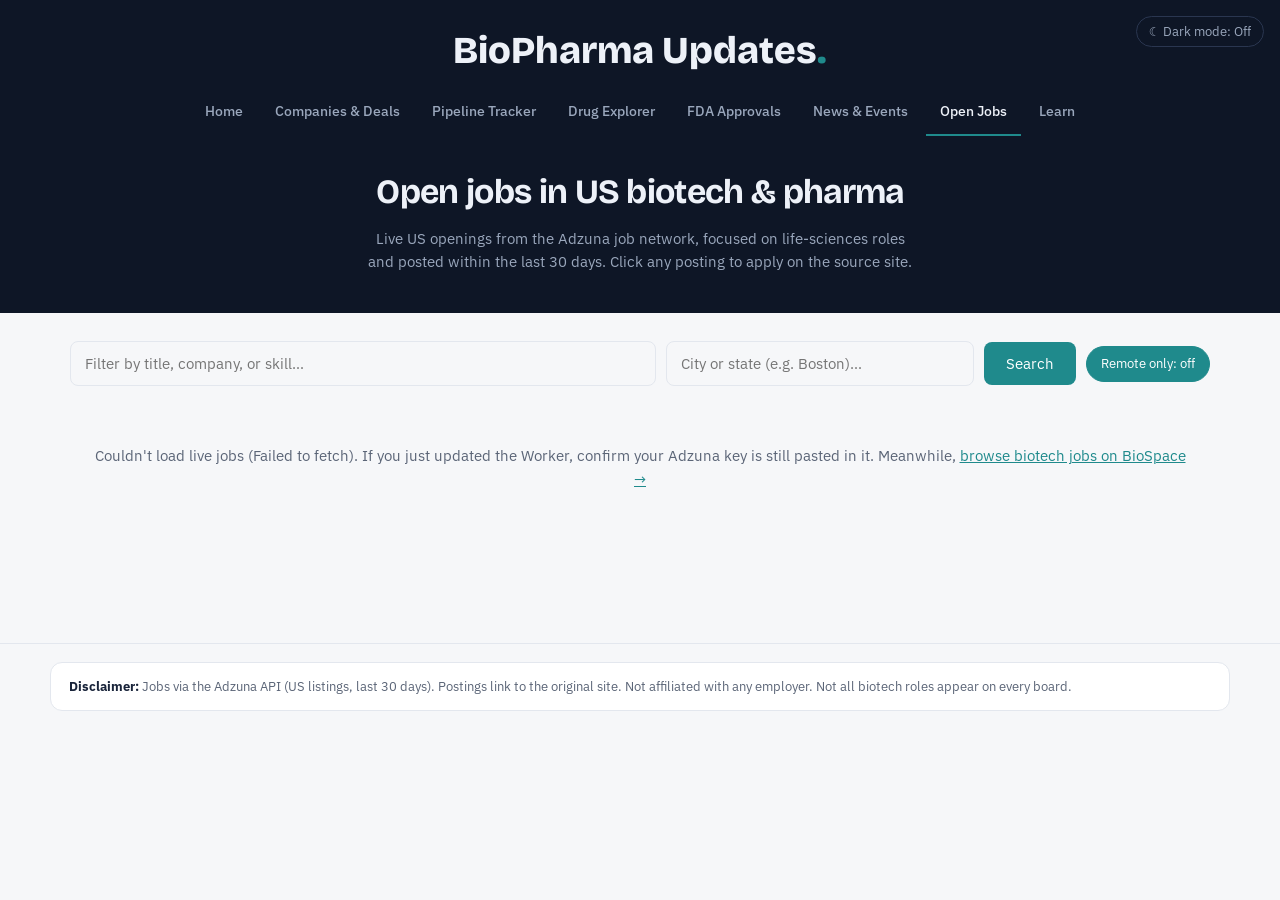
<file: jobs.html>
<!DOCTYPE html>
<html lang="en">
<head>
  <meta charset="UTF-8" />
  <meta name="viewport" content="width=device-width, initial-scale=1.0" />
  <title>Open Jobs — BioPharma Updates</title>
  <link rel="preconnect" href="https://fonts.googleapis.com" />
  <link rel="preconnect" href="https://fonts.gstatic.com" crossorigin />
  <link href="https://fonts.googleapis.com/css2?family=Bricolage+Grotesque:opsz,wght@12..96,400;12..96,600;12..96,800&family=IBM+Plex+Sans:wght@400;500;600&family=IBM+Plex+Mono:wght@400;500&display=swap" rel="stylesheet" />
  <link rel="stylesheet" href="styles.css" />
</head>
<body>

  <header class="topbar">
    <button class="theme-toggle">☾ Dark mode</button>
    <a class="brand" href="index.html">BioPharma Updates<span class="dot">.</span></a>
    <nav class="menu">
      <a href="index.html">Home</a>
      <a href="companies.html">Companies &amp; Deals</a>
      <a href="pipeline.html">Pipeline Tracker</a>
      <a href="drugs.html">Drug Explorer</a>
      <a href="approvals.html">FDA Approvals</a>
      <a href="news.html">News &amp; Events</a>
      <a href="jobs.html">Open Jobs</a>
      <a href="learn.html">Learn</a>
    </nav>
    <div class="hero">
      <h1>Open jobs in US biotech &amp; pharma</h1>
      <p>Live US openings from the Adzuna job network, focused on life-sciences roles and
         posted within the last 30 days. Click any posting to apply on the source site.</p>
    </div>
  </header>

  <main class="wrap">
    <div class="jobs-toolbar">
      <input id="jobSearch" type="text" placeholder="Filter by title, company, or skill…" aria-label="Filter jobs"
             style="font:inherit;padding:10px 14px;border-radius:8px;border:1px solid var(--line);background:var(--bg);color:var(--ink);flex:2;min-width:180px" />
      <input id="jobWhere" type="text" placeholder="City or state (e.g. Boston)…" aria-label="Location"
             style="font:inherit;padding:10px 14px;border-radius:8px;border:1px solid var(--line);background:var(--bg);color:var(--ink);flex:1;min-width:140px" />
      <button class="primary" id="jobGo">Search</button>
      <button class="topic-chip active" id="remoteToggle" data-on="false">Remote only: off</button>
    </div>
    <p style="color:var(--muted);font-size:13px;margin:8px 4px 0" id="jobCount"></p>

    <div id="message" class="message"><div class="spinner"></div>Loading US biotech &amp; pharma roles…</div>
    <div class="grid cols-2" id="jobGrid" style="margin-top:12px"></div>
  </main>

  <footer>
    <div class="wrap">
      Jobs via the Adzuna API (US listings, last 30 days). Postings link to the original site.
      Not affiliated with any employer. Not all biotech roles appear on every board.
    </div>
  </footer>

  <script src="app.js"></script>
  <script>
    const esc = (typeof escapeHTML === "function") ? escapeHTML : (s) =>
      String(s).replace(/[&<>"']/g, (c) => ({ "&": "&amp;", "<": "&lt;", ">": "&gt;", '"': "&quot;", "'": "&#39;" }[c]));
    const cut = (typeof shorten === "function") ? shorten : (s, n) => { s = String(s); return s.length > n ? s.slice(0, n - 1) + "…" : s; };
    const stripTags = (s) => String(s).replace(/<[^>]+>/g, "");

    const WORKER_URL = "https://biopharma-proxy.nilayaarentala.workers.dev";
    // Adzuna category that holds scientific / R&D / QA roles — this is what
    // keeps the list to life-sciences work and excludes logistics, retail, etc.
    const CATEGORY = "scientific-qa-jobs";
    // Keyword bias toward biotech/pharma WITHIN that category.
    const WHAT = "biotech biotechnology pharmaceutical pharma biopharma clinical genomics " +
                 "immunology oncology bioinformatics therapeutic vaccine biologics";
    // Belt-and-suspenders: drop anything that's clearly not a lab/science role.
    const EXCLUDE = /\b(truck|driver|cdl|otr|warehouse|forklift|courier|dispatch|delivery|logistics|freight|hauler)\b/i;

    const msg = document.getElementById("message");
    const grid = document.getElementById("jobGrid");
    const countEl = document.getElementById("jobCount");
    let JOBS = [];

    function normAdzuna(j) {
      const loc = (j.location && j.location.display_name) || "United States";
      const title = stripTags(j.title || "Role");
      const remote = /remote/i.test(title + " " + loc);
      let salary = "";
      if (j.salary_min) {
        const f = (n) => "$" + Math.round(n / 1000) + "k";
        salary = (j.salary_max && j.salary_max !== j.salary_min)
          ? f(j.salary_min) + "–" + f(j.salary_max) : f(j.salary_min);
      }
      return {
        title,
        company: (j.company && j.company.display_name) || "Company",
        location: loc, remote,
        date: j.created ? new Date(j.created) : null,
        url: j.redirect_url || "#",
        tags: (j.category && j.category.label) ? [j.category.label] : [],
        salary, source: "Adzuna",
      };
    }

    function adzUrl(opts) {
      let u = WORKER_URL + "?adzuna=1&max_days_old=30";
      if (opts.category) u += "&category=" + encodeURIComponent(opts.category);
      if (opts.what_or) u += "&what_or=" + encodeURIComponent(opts.what_or);
      if (opts.where) u += "&where=" + encodeURIComponent(opts.where);
      return u;
    }

    async function fetchAdz(opts) {
      const r = await fetch(adzUrl(opts));
      return r.json();
    }

    function clean(d) {
      if (!d || d.error || !d.results) return [];
      return d.results.map(normAdzuna)
        .filter((j) => !EXCLUDE.test(j.title))
        .sort((a, b) => (b.date ? b.date.getTime() : 0) - (a.date ? a.date.getTime() : 0));
    }

    async function load(where) {
      msg.hidden = false;
      msg.innerHTML = '<div class="spinner"></div>Loading US biotech &amp; pharma roles…';
      grid.innerHTML = "";
      try {
        // First: scientific category + pharma keywords (most relevant).
        let jobs = clean(await fetchAdz({ category: CATEGORY, what_or: WHAT, where: where }));
        // If that's thin, relax to the scientific category alone (still no truck drivers).
        if (jobs.length < 6) {
          const relaxed = clean(await fetchAdz({ category: CATEGORY, where: where }));
          if (relaxed.length > jobs.length) jobs = relaxed;
        }
        if (!jobs.length) throw new Error("no results");
        JOBS = jobs;
        render();
      } catch (err) {
        msg.innerHTML = "Couldn't load live jobs (" + esc(err.message) + "). " +
          "If you just updated the Worker, confirm your Adzuna key is still pasted in it. " +
          'Meanwhile, <a href="https://www.biospace.com/jobs/" target="_blank" rel="noopener">browse biotech jobs on BioSpace →</a>';
      }
    }

    function fmtPosted(d) {
      if (!d || isNaN(d.getTime())) return "";
      const months = ["Jan","Feb","Mar","Apr","May","Jun","Jul","Aug","Sep","Oct","Nov","Dec"];
      return "Posted " + months[d.getMonth()] + " " + d.getDate() + ", " + d.getFullYear();
    }

    function render() {
      const q = document.getElementById("jobSearch").value.trim().toLowerCase();
      const remoteOnly = document.getElementById("remoteToggle").dataset.on === "true";

      let list = JOBS.slice();
      if (remoteOnly) list = list.filter((j) => j.remote);
      if (q) list = list.filter((j) =>
        (j.title + " " + j.company + " " + j.location + " " + (j.tags || []).join(" ")).toLowerCase().indexOf(q) !== -1);

      countEl.textContent = list.length + " open position" + (list.length === 1 ? "" : "s") +
        " shown" + (q || remoteOnly ? " (filtered)" : "") + ".";

      msg.hidden = true;
      if (!list.length) { grid.innerHTML = '<p class="message">No jobs match your filter. Try a broader term.</p>'; return; }

      grid.innerHTML = list.map((j) => {
        const tags = [];
        if (j.salary) tags.push(`<span class="job-tag job-salary">${esc(j.salary)}</span>`);
        (j.tags || []).forEach((t) => { if (t) tags.push(`<span class="job-tag">${esc(cut(t, 26))}</span>`); });
        return `
          <a class="job-card" href="${esc(j.url)}" target="_blank" rel="noopener">
            <div class="job-top">
              <span class="job-title">${esc(cut(j.title, 80))}</span>
              ${j.remote ? '<span class="job-remote">Remote</span>' : ""}
            </div>
            <div class="job-company">${esc(cut(j.company, 40))} <span class="job-loc">· ${esc(cut(j.location, 40))}</span></div>
            <div class="job-meta">
              <span class="job-tags">${tags.join("")}</span>
              <span class="job-date">${esc(fmtPosted(j.date))}</span>
            </div>
          </a>`;
      }).join("");
    }

    document.getElementById("jobSearch").addEventListener("input", () => { if (JOBS.length) render(); });
    document.getElementById("jobGo").addEventListener("click", () => load(document.getElementById("jobWhere").value.trim()));
    document.getElementById("jobWhere").addEventListener("keydown", (e) => { if (e.key === "Enter") load(document.getElementById("jobWhere").value.trim()); });
    document.getElementById("remoteToggle").addEventListener("click", () => {
      const btn = document.getElementById("remoteToggle");
      const on = btn.dataset.on === "true";
      btn.dataset.on = (!on).toString();
      btn.textContent = "Remote only: " + (!on ? "on" : "off");
      btn.classList.toggle("active", !on);
      if (JOBS.length) render();
    });

    load("");
  </script>
</body>
</html>
</file>
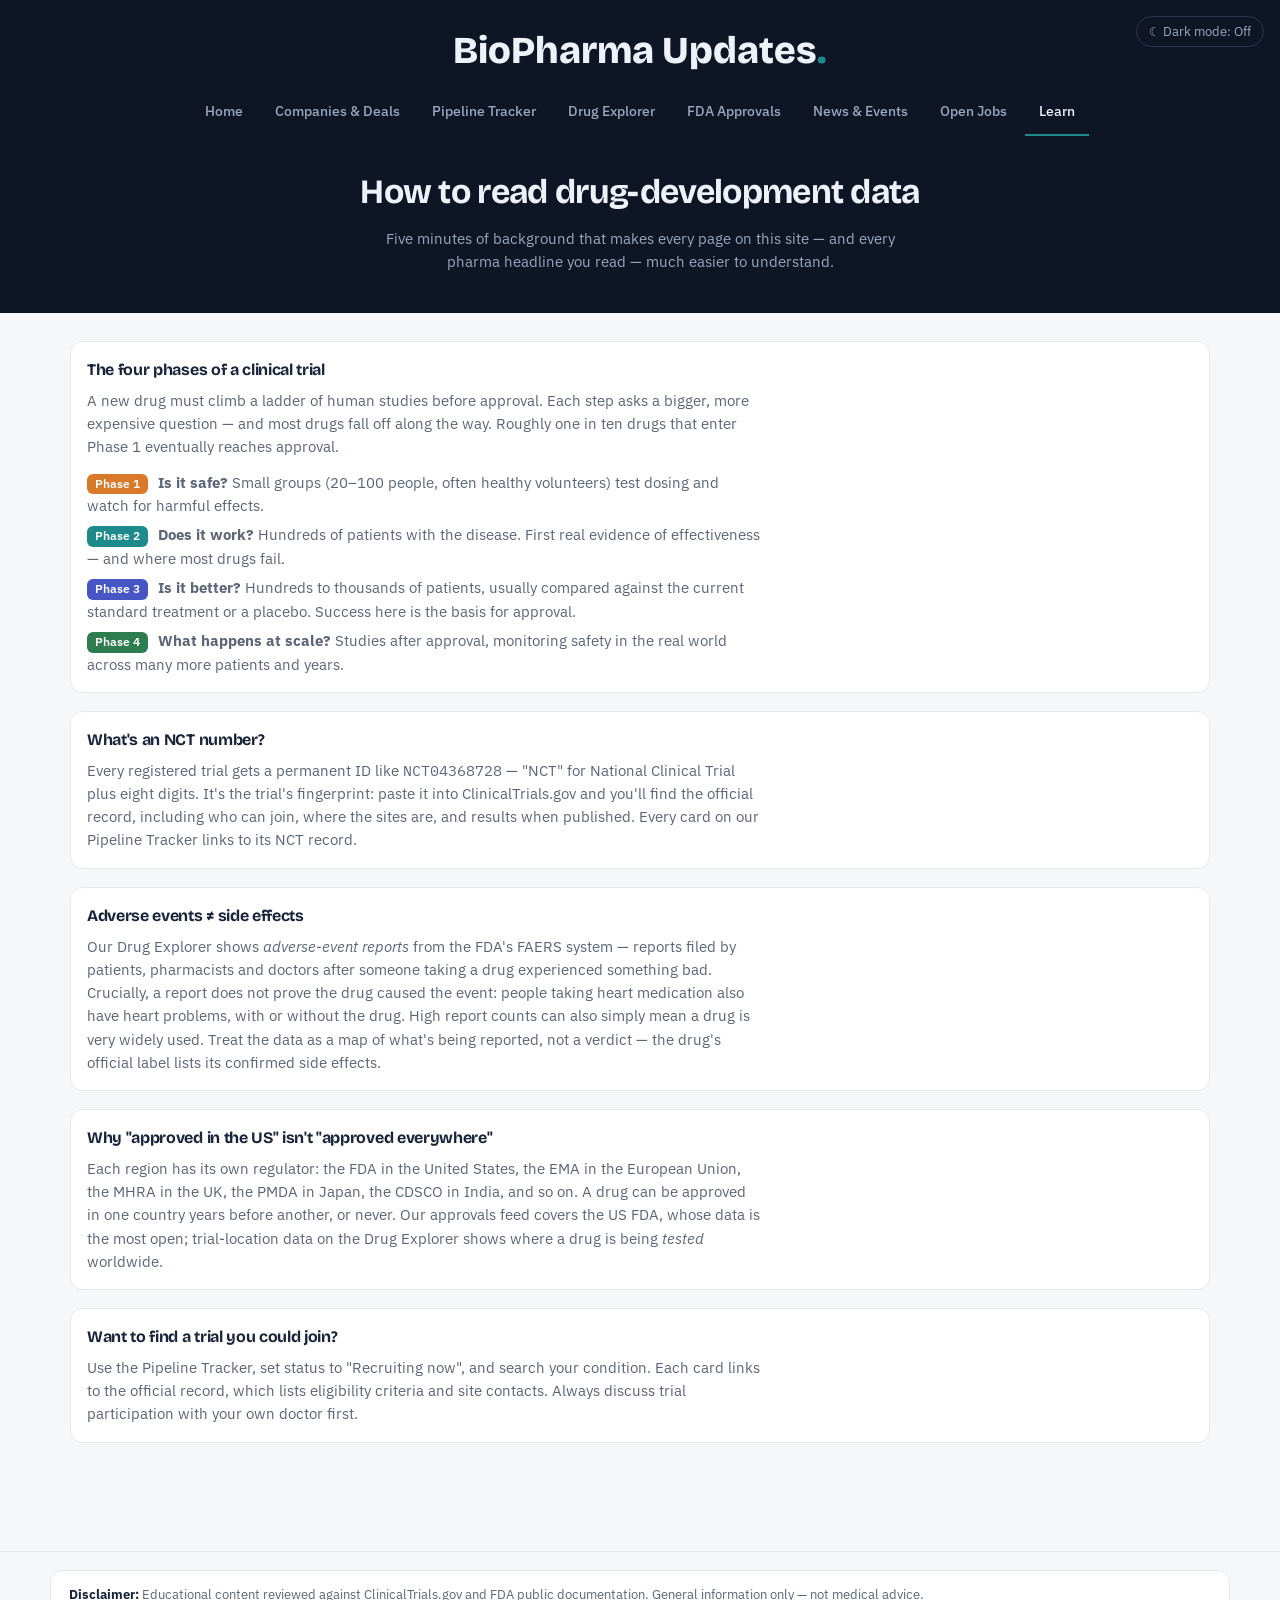
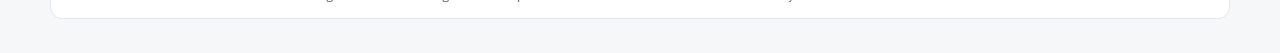
<file: learn.html>
<!DOCTYPE html>
<html lang="en">
<head>
  <meta charset="UTF-8" />
  <meta name="viewport" content="width=device-width, initial-scale=1.0" />
  <title>Learn the Basics — BioPharma Updates</title>
  <link rel="preconnect" href="https://fonts.googleapis.com" />
  <link rel="preconnect" href="https://fonts.gstatic.com" crossorigin />
  <link href="https://fonts.googleapis.com/css2?family=Bricolage+Grotesque:opsz,wght@12..96,400;12..96,600;12..96,800&family=IBM+Plex+Sans:wght@400;500;600&family=IBM+Plex+Mono:wght@400;500&display=swap" rel="stylesheet" />
  <link rel="stylesheet" href="styles.css" />
</head>
<body>

  <header class="topbar">
    <button class="theme-toggle">☾ Dark mode</button>
    <a class="brand" href="index.html">BioPharma Updates<span class="dot">.</span></a>
    <nav class="menu">
      <a href="index.html">Home</a>
      <a href="companies.html">Companies &amp; Deals</a>
      <a href="pipeline.html">Pipeline Tracker</a>
      <a href="drugs.html">Drug Explorer</a>
      <a href="approvals.html">FDA Approvals</a>
       <a href="news.html">News &amp; Events</a>
      <a href="jobs.html">Open Jobs</a>
      <a href="learn.html">Learn</a>
    </nav>
    <div class="hero">
      <h1>How to read drug-development data</h1>
      <p>Five minutes of background that makes every page on this site — and every
         pharma headline you read — much easier to understand.</p>
    </div>
  </header>

  <main class="wrap">
    <div class="panel learn-block">
      <h3>The four phases of a clinical trial</h3>
      <p style="margin-bottom:12px">A new drug must climb a ladder of human studies before approval.
         Each step asks a bigger, more expensive question — and most drugs fall off along the way.
         Roughly one in ten drugs that enter Phase 1 eventually reaches approval.</p>
      <p style="margin-bottom:6px"><span class="phase-tag" style="background:var(--p1)">Phase 1</span>
        <strong>Is it safe?</strong> Small groups (20–100 people, often healthy volunteers) test
        dosing and watch for harmful effects.</p>
      <p style="margin-bottom:6px"><span class="phase-tag" style="background:var(--p2)">Phase 2</span>
        <strong>Does it work?</strong> Hundreds of patients with the disease. First real evidence
        of effectiveness — and where most drugs fail.</p>
      <p style="margin-bottom:6px"><span class="phase-tag" style="background:var(--p3)">Phase 3</span>
        <strong>Is it better?</strong> Hundreds to thousands of patients, usually compared against
        the current standard treatment or a placebo. Success here is the basis for approval.</p>
      <p><span class="phase-tag" style="background:var(--p4)">Phase 4</span>
        <strong>What happens at scale?</strong> Studies after approval, monitoring safety in the
        real world across many more patients and years.</p>
    </div>

    <div class="panel learn-block">
      <h3>What's an NCT number?</h3>
      <p>Every registered trial gets a permanent ID like <span style="font-family:'IBM Plex Mono',monospace">NCT04368728</span> —
         "NCT" for National Clinical Trial plus eight digits. It's the trial's fingerprint: paste it
         into ClinicalTrials.gov and you'll find the official record, including who can join,
         where the sites are, and results when published. Every card on our Pipeline Tracker links
         to its NCT record.</p>
    </div>

    <div class="panel learn-block">
      <h3>Adverse events ≠ side effects</h3>
      <p>Our Drug Explorer shows <em>adverse-event reports</em> from the FDA's FAERS system —
         reports filed by patients, pharmacists and doctors after someone taking a drug experienced
         something bad. Crucially, a report does not prove the drug caused the event: people taking
         heart medication also have heart problems, with or without the drug. High report counts
         can also simply mean a drug is very widely used. Treat the data as a map of what's being
         reported, not a verdict — the drug's official label lists its confirmed side effects.</p>
    </div>

    <div class="panel learn-block">
      <h3>Why "approved in the US" isn't "approved everywhere"</h3>
      <p>Each region has its own regulator: the FDA in the United States, the EMA in the European
         Union, the MHRA in the UK, the PMDA in Japan, the CDSCO in India, and so on. A drug can be
         approved in one country years before another, or never. Our approvals feed covers the US
         FDA, whose data is the most open; trial-location data on the Drug Explorer shows where a
         drug is being <em>tested</em> worldwide.</p>
    </div>

    <div class="panel learn-block">
      <h3>Want to find a trial you could join?</h3>
      <p>Use the Pipeline Tracker, set status to "Recruiting now", and search your condition. Each
         card links to the official record, which lists eligibility criteria and site contacts.
         Always discuss trial participation with your own doctor first.</p>
    </div>
  </main>

  <footer>
    <div class="wrap">Educational content reviewed against ClinicalTrials.gov and FDA public
    documentation. General information only — not medical advice.</div>
  </footer>

  <script src="app.js"></script>
</body>
</html>
</file>
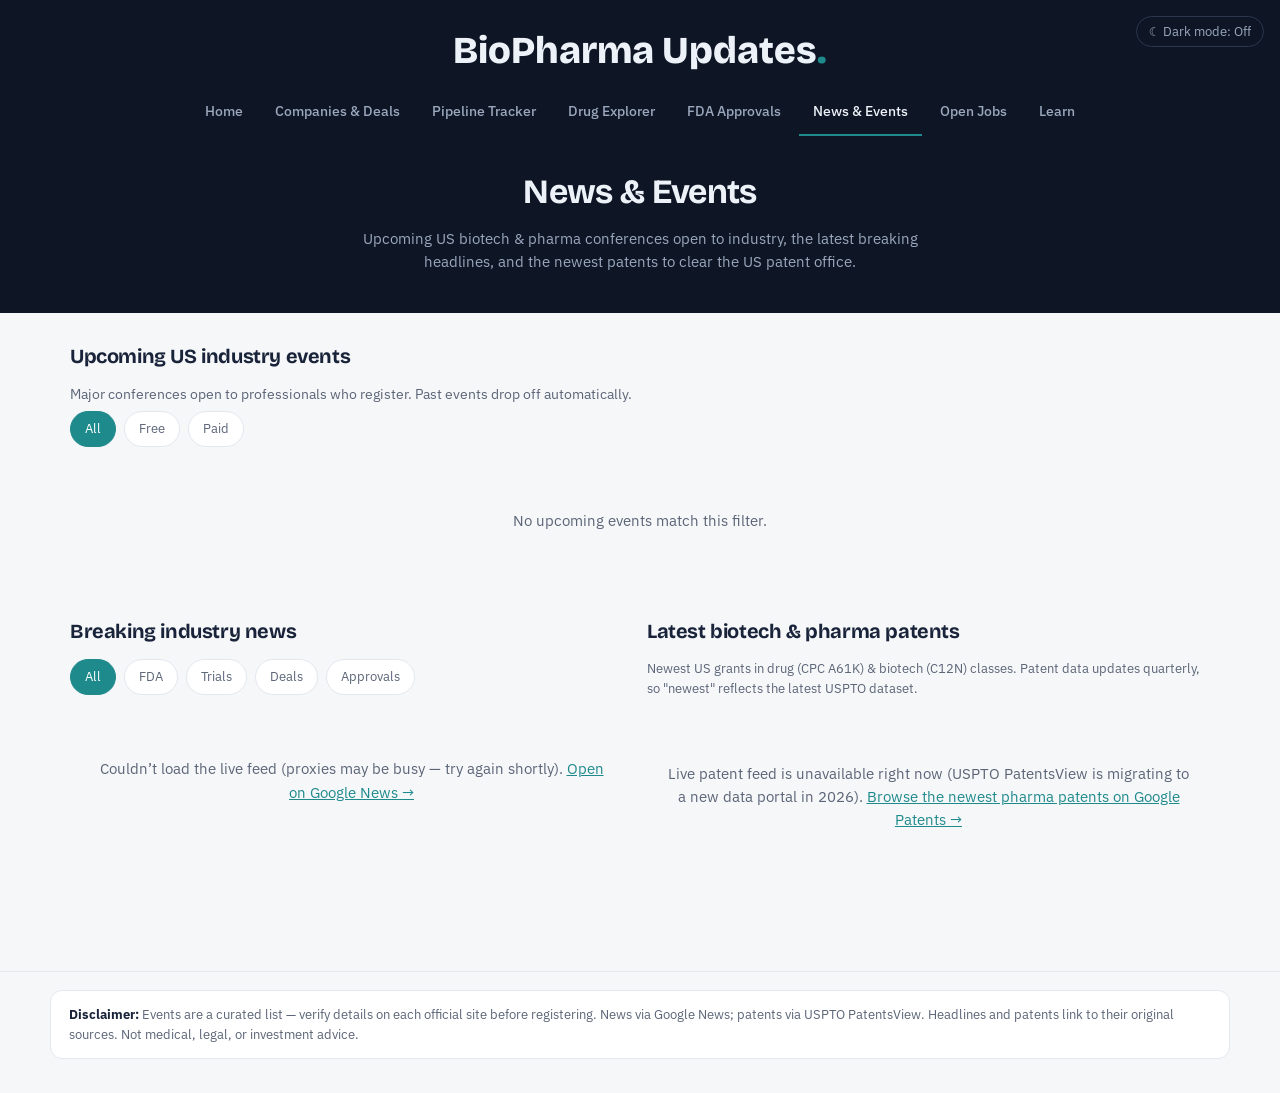
<file: news.html>
<!DOCTYPE html>
<html lang="en">
<head>
  <meta charset="UTF-8" />
  <meta name="viewport" content="width=device-width, initial-scale=1.0" />
  <title>News & Events — BioPharma Updates</title>
  <link rel="preconnect" href="https://fonts.googleapis.com" />
  <link rel="preconnect" href="https://fonts.gstatic.com" crossorigin />
  <link href="https://fonts.googleapis.com/css2?family=Bricolage+Grotesque:opsz,wght@12..96,400;12..96,600;12..96,800&family=IBM+Plex+Sans:wght@400;500;600&family=IBM+Plex+Mono:wght@400;500&display=swap" rel="stylesheet" />
  <link rel="stylesheet" href="styles.css" />
</head>
<body>

  <header class="topbar">
    <button class="theme-toggle">☾ Dark mode</button>
    <a class="brand" href="index.html">BioPharma Updates<span class="dot">.</span></a>
    <nav class="menu">
      <a href="index.html">Home</a>
      <a href="companies.html">Companies &amp; Deals</a>
      <a href="pipeline.html">Pipeline Tracker</a>
      <a href="drugs.html">Drug Explorer</a>
      <a href="approvals.html">FDA Approvals</a>
      <a href="news.html">News &amp; Events</a>
      <a href="jobs.html">Open Jobs</a>
      <a href="learn.html">Learn</a>
    </nav>
    <div class="hero">
      <h1>News &amp; Events</h1>
      <p>Upcoming US biotech &amp; pharma conferences open to industry, the latest breaking
         headlines, and the newest patents to clear the US patent office.</p>
    </div>
  </header>

  <main class="wrap">

    <!-- ============ SECTION 1: EVENTS DASHBOARD (full width) ============ -->
    <h2 class="section-title">Upcoming US industry events</h2>
    <p style="color:var(--muted);font-size:13.5px;margin-bottom:6px">
      Major conferences open to professionals who register. Past events drop off automatically.
    </p>
    <div class="event-filters">
      <button class="topic-chip active" data-cost="all">All</button>
      <button class="topic-chip" data-cost="Free">Free</button>
      <button class="topic-chip" data-cost="Paid">Paid</button>
    </div>
    <div class="grid cols-2" id="eventGrid" style="margin-top:12px"></div>
    <p id="eventEmpty" class="message" hidden>No upcoming events match this filter.</p>

    <!-- ============ NEWS (left) + PATENTS (right) ============ -->
    <div class="grid cols-2" style="margin-top:34px; align-items:start">

      <!-- LEFT: breaking news -->
      <div>
        <h2 class="section-title" style="margin-top:0">Breaking industry news</h2>
        <div class="event-filters" id="newsTopics">
          <button class="topic-chip active" data-q='pharmaceutical OR biotech industry'>All</button>
          <button class="topic-chip" data-q='FDA pharma OR biotech regulation'>FDA</button>
          <button class="topic-chip" data-q='clinical trial results pharma OR biotech'>Trials</button>
          <button class="topic-chip" data-q='pharma OR biotech acquisition OR merger deal'>Deals</button>
          <button class="topic-chip" data-q='FDA drug approval'>Approvals</button>
        </div>
        <div id="newsList" style="margin-top:12px"></div>
      </div>

      <!-- RIGHT: latest patents -->
      <div>
        <h2 class="section-title" style="margin-top:0">Latest biotech &amp; pharma patents</h2>
        <p style="color:var(--muted);font-size:13px;margin-bottom:4px">
          Newest US grants in drug (CPC A61K) &amp; biotech (C12N) classes. Patent data updates
          quarterly, so "newest" reflects the latest USPTO dataset.
        </p>
        <div id="patentList" style="margin-top:12px"></div>
      </div>

    </div>

  </main>

  <footer>
    <div class="wrap">
      Events are a curated list — verify details on each official site before registering.
      News via Google News; patents via USPTO PatentsView. Headlines and patents link to their
      original sources. Not medical, legal, or investment advice.
    </div>
  </footer>

  <script src="app.js"></script>
  <script>
    /* Self-contained helpers: use the shared ones from app.js if present,
       otherwise define our own. This makes the page work even if app.js
       hasn't loaded — and (crucially) never throws to halt the script. */
    const esc = (typeof escapeHTML === "function") ? escapeHTML : function (s) {
      return String(s).replace(/[&<>"']/g, (c) => ({ "&": "&amp;", "<": "&lt;", ">": "&gt;", '"': "&quot;", "'": "&#39;" }[c]));
    };
    const cut = (typeof shorten === "function") ? shorten : function (s, n) {
      s = String(s); return s.length > n ? s.slice(0, n - 1) + "…" : s;
    };

    /* ================================================================
       SECTION 1 — EVENTS  (curated; edit the EVENTS array to maintain)
       ================================================================ */
    const EVENTS = [
      { name: "BIO International Convention 2026", organizer: "Biotechnology Innovation Organization (BIO)",
        city: "San Diego, CA", venue: "San Diego Convention Center",
        start: "2026-06-22", end: "2026-06-25", cost: "Paid",
        topic: "Partnering, policy & business development",
        link: "https://www.bio.org/events/bio-international-convention" },

      { name: "BioHealth Capital Region Week 2026", organizer: "BioHealth Capital Region",
        city: "Rockville, MD", venue: "US Pharmacopeia",
        start: "2026-09-15", end: "2026-09-17", cost: "Paid",
        topic: "Regional ecosystem, capital & commercialization",
        link: "https://www.google.com/search?q=BioHealth+Capital+Region+Week+2026" },

      { name: "RESI Boston 2026 (Biotech Week Boston)", organizer: "Life Science Nation",
        city: "Boston, MA", venue: "Westin Copley Place",
        start: "2026-09-22", end: "2026-09-23", cost: "Paid",
        topic: "Early-stage partnering & investor matchmaking",
        link: "https://www.google.com/search?q=RESI+Boston+2026" },

      { name: "Cell & Gene Meeting on the Mesa 2026", organizer: "Alliance for Regenerative Medicine (ARM)",
        city: "Phoenix, AZ", venue: "TBA",
        start: "2026-10-05", end: "2026-10-07", cost: "Paid",
        topic: "Cell & gene therapy partnering",
        link: "https://www.google.com/search?q=Cell+and+Gene+Meeting+on+the+Mesa+2026" },

      { name: "LogiPharma USA 2026", organizer: "Worldwide Business Research (WBR)",
        city: "Boston, MA", venue: "Sheraton Boston",
        start: "2026-10-05", end: "2026-10-06", cost: "Paid",
        topic: "Pharma supply chain & logistics",
        link: "https://www.google.com/search?q=LogiPharma+USA+2026" },

      { name: "LSI Emerging Medtech Summit USA 2026", organizer: "LSI",
        city: "Washington, DC", venue: "TBA",
        start: "2026-10-18", end: "2026-10-21", cost: "Paid",
        topic: "Medtech & healthtech investment / partnering",
        link: "https://www.google.com/search?q=LSI+Emerging+Medtech+Summit+2026" },
    ];

    const MONTHS = ["Jan","Feb","Mar","Apr","May","Jun","Jul","Aug","Sep","Oct","Nov","Dec"];

    function fmtDateRange(startISO, endISO) {
      const s = new Date(startISO + "T00:00:00");
      const e = new Date((endISO || startISO) + "T00:00:00");
      const sM = MONTHS[s.getMonth()], eM = MONTHS[e.getMonth()];
      if (startISO === endISO || !endISO) return `${sM} ${s.getDate()}, ${s.getFullYear()}`;
      if (sM === eM) return `${sM} ${s.getDate()}–${e.getDate()}, ${e.getFullYear()}`;
      return `${sM} ${s.getDate()} – ${eM} ${e.getDate()}, ${e.getFullYear()}`;
    }

    function renderEvents(costFilter) {
      const today = new Date(); today.setHours(0, 0, 0, 0);
      const grid = document.getElementById("eventGrid");
      const empty = document.getElementById("eventEmpty");

      const upcoming = EVENTS
        .filter((ev) => new Date((ev.end || ev.start) + "T00:00:00") >= today)
        .filter((ev) => costFilter === "all" || ev.cost === costFilter)
        .sort((a, b) => a.start.localeCompare(b.start));

      if (!upcoming.length) { grid.innerHTML = ""; empty.hidden = false; return; }
      empty.hidden = true;

      grid.innerHTML = upcoming.map((ev) => {
        const s = new Date(ev.start + "T00:00:00");
        const costClass = ev.cost === "Free" ? "cost free" : "cost";
        return `
          <a class="event-card" href="${esc(ev.link)}" target="_blank" rel="noopener">
            <div class="event-date">
              <span class="ed-month">${MONTHS[s.getMonth()]}</span>
              <span class="ed-day">${s.getDate()}</span>
            </div>
            <div class="event-body">
              <div class="event-name">${esc(ev.name)}</div>
              <div class="event-meta">📅 ${esc(fmtDateRange(ev.start, ev.end))}</div>
              <div class="event-meta">📍 ${esc(ev.venue)} · ${esc(ev.city)}</div>
              <div class="event-meta">🏛 ${esc(ev.organizer)}</div>
              <div class="event-tags">
                <span class="${costClass}">${esc(ev.cost)}</span>
                <span class="event-topic">${esc(ev.topic)}</span>
              </div>
            </div>
          </a>`;
      }).join("");
    }

    // Wire up the Free/Paid filter, then render — each guarded so a failure
    // here can never block the news or patents sections below.
    try {
      document.querySelectorAll('.event-filters [data-cost]').forEach((btn) => {
        btn.addEventListener("click", () => {
          document.querySelectorAll('.event-filters [data-cost]').forEach((b) => b.classList.remove("active"));
          btn.classList.add("active");
          renderEvents(btn.dataset.cost);
        });
      });
      renderEvents("all");
    } catch (e) {
      document.getElementById("eventGrid").innerHTML =
        '<p class="message">Couldn\u2019t display events (' + esc(e.message) + ').</p>';
    }

    /* ================================================================
       SHARED — fetch a URL through a proxy (news + patents).
       Your own Cloudflare Worker is tried FIRST (reliable, no ad-blocker
       issues). The free public proxies remain as backup if it's ever down
       or not yet set up.
       ================================================================ */

    // ⬇⬇⬇  PASTE YOUR CLOUDFLARE WORKER URL HERE (between the quotes)  ⬇⬇⬇
    const WORKER_URL = "https://biopharma-proxy.nilayaarentala.workers.dev";
    // ⬆⬆⬆  e.g. https://biopharma-proxy.jane.workers.dev  ⬆⬆⬆

    async function fetchTextViaProxies(targetUrl, mustContain) {
      const attempts = [];
      // 1) Your own Worker first — but only if you've actually pasted a real URL.
      if (WORKER_URL.indexOf("workers.dev") !== -1 && WORKER_URL.indexOf("YOUR-SUBDOMAIN") === -1) {
        attempts.push({ url: WORKER_URL + "?url=" + encodeURIComponent(targetUrl), json: false });
      }
      // 2) Free public proxies as backup.
      attempts.push({ url: "https://api.allorigins.win/raw?url=" + encodeURIComponent(targetUrl), json: false });
      attempts.push({ url: "https://corsproxy.io/?url=" + encodeURIComponent(targetUrl), json: false });
      attempts.push({ url: "https://api.allorigins.win/get?url=" + encodeURIComponent(targetUrl), json: true });

      for (const a of attempts) {
        try {
          const res = await fetch(a.url);
          if (!res.ok) continue;
          const body = a.json ? (await res.json()).contents : await res.text();
          if (body && (!mustContain || body.indexOf(mustContain) !== -1)) return body;
        } catch (e) { /* try the next proxy */ }
      }
      throw new Error("all proxies busy");
    }

    /* ================================================================
       SECTION 2 — BREAKING NEWS  (Google News RSS via proxies)
       ================================================================ */
    const newsList = document.getElementById("newsList");

    function timeAgo(dateStr) {
      const then = new Date(dateStr), now = new Date();
      const mins = Math.round((now - then) / 60000);
      if (isNaN(mins)) return "";
      if (mins < 60) return Math.max(1, mins) + "m ago";
      const hrs = Math.round(mins / 60);
      if (hrs < 24) return hrs + "h ago";
      return Math.round(hrs / 24) + "d ago";
    }

    function parseRss(xmlString) {
      const xml = new DOMParser().parseFromString(xmlString, "text/xml");
      return [...xml.querySelectorAll("item")].map((item) => {
        const get = (tag) => item.querySelector(tag)?.textContent || "";
        return { title: get("title"), link: get("link"), pubDate: get("pubDate"), source: get("source") };
      });
    }

    async function loadNews(query) {
      newsList.innerHTML = '<div class="message"><div class="spinner"></div>Loading headlines…</div>';
      const googleRSS = "https://news.google.com/rss/search?q=" +
        encodeURIComponent(query) + "&hl=en-US&gl=US&ceid=US:en";
      try {
        const xml = await fetchTextViaProxies(googleRSS, "<item");
        const items = parseRss(xml).slice(0, 18);
        if (!items.length) throw new Error("no items");
        newsList.innerHTML = items.map((it) => {
          let title = it.title, source = it.source || "";
          const dash = title.lastIndexOf(" - ");
          if (dash > 0) { if (!source) source = title.slice(dash + 3); title = title.slice(0, dash); }
          return `
            <a class="news-item" href="${esc(it.link)}" target="_blank" rel="noopener">
              <div class="news-title">${esc(title)}</div>
              <div class="news-meta">
                <span class="news-source">${esc(source || "News")}</span>
                <span class="news-time">${esc(timeAgo(it.pubDate))}</span>
              </div>
            </a>`;
        }).join("");
      } catch (err) {
        const direct = "https://news.google.com/search?q=" + encodeURIComponent(query);
        newsList.innerHTML =
          '<div class="message">Couldn\u2019t load the live feed (proxies may be busy — try again shortly). ' +
          '<a href="' + direct + '" target="_blank" rel="noopener">Open on Google News →</a></div>';
      }
    }

    try {
      document.querySelectorAll('#newsTopics [data-q]').forEach((btn) => {
        btn.addEventListener("click", () => {
          document.querySelectorAll('#newsTopics [data-q]').forEach((b) => b.classList.remove("active"));
          btn.classList.add("active");
          loadNews(btn.dataset.q);
        });
      });
      loadNews(document.querySelector('#newsTopics [data-q]').dataset.q);
    } catch (e) {
      newsList.innerHTML = '<p class="message">News couldn\u2019t start (' + esc(e.message) + ').</p>';
    }

    /* ================================================================
       SECTION 3 — LATEST PATENTS  (USPTO PatentsView, with fallback)
       ================================================================ */
    const patentList = document.getElementById("patentList");

    async function loadPatents() {
      patentList.innerHTML = '<div class="message"><div class="spinner"></div>Loading recent patents…</div>';
      const q = JSON.stringify({ "_or": [ { "cpc_group_id": "A61K" }, { "cpc_group_id": "C12N" } ] });
      const f = JSON.stringify(["patent_number", "patent_title", "patent_date", "assignee_organization"]);
      const s = JSON.stringify([{ "patent_date": "desc" }]);
      const o = JSON.stringify({ "per_page": 10 });
      const api = "https://api.patentsview.org/patents/query?q=" + encodeURIComponent(q) +
                  "&f=" + encodeURIComponent(f) + "&s=" + encodeURIComponent(s) + "&o=" + encodeURIComponent(o);
      try {
        let text = "";
        try {
          const r = await fetch(api);
          if (r.ok) { const t = await r.text(); if (t.indexOf('"patents"') !== -1) text = t; }
        } catch (e) { /* fall through to proxies */ }
        if (!text) text = await fetchTextViaProxies(api, '"patents"');

        const json = JSON.parse(text);
        const patents = (json.patents || []).filter((p) => p && p.patent_title);
        if (!patents.length) throw new Error("no patents");

        patentList.innerHTML = patents.slice(0, 10).map((p) => {
          const assignee = (p.assignees && p.assignees[0] && p.assignees[0].assignee_organization) || "Assignee not listed";
          const num = p.patent_number || "";
          const gpUrl = "https://patents.google.com/patent/US" + encodeURIComponent(num);
          return `
            <a class="news-item patent" href="${gpUrl}" target="_blank" rel="noopener">
              <div class="news-title">${esc(cut(p.patent_title, 120))}</div>
              <div class="news-meta">
                <span class="patent-assignee">${esc(cut(assignee, 40))}</span>
                <span class="news-time">Granted ${esc(p.patent_date || "")}</span>
              </div>
            </a>`;
        }).join("");
      } catch (err) {
        const browse = "https://patents.google.com/?q=pharmaceutical&type=PATENT&sort=new";
        patentList.innerHTML =
          '<div class="message">Live patent feed is unavailable right now (USPTO PatentsView is migrating to a new data portal in 2026). ' +
          '<a href="' + browse + '" target="_blank" rel="noopener">Browse the newest pharma patents on Google Patents →</a></div>';
      }
    }
    try { loadPatents(); } catch (e) {
      patentList.innerHTML = '<p class="message">Patents couldn\u2019t start (' + esc(e.message) + ').</p>';
    }
  </script>
</body>
</html>
</file>
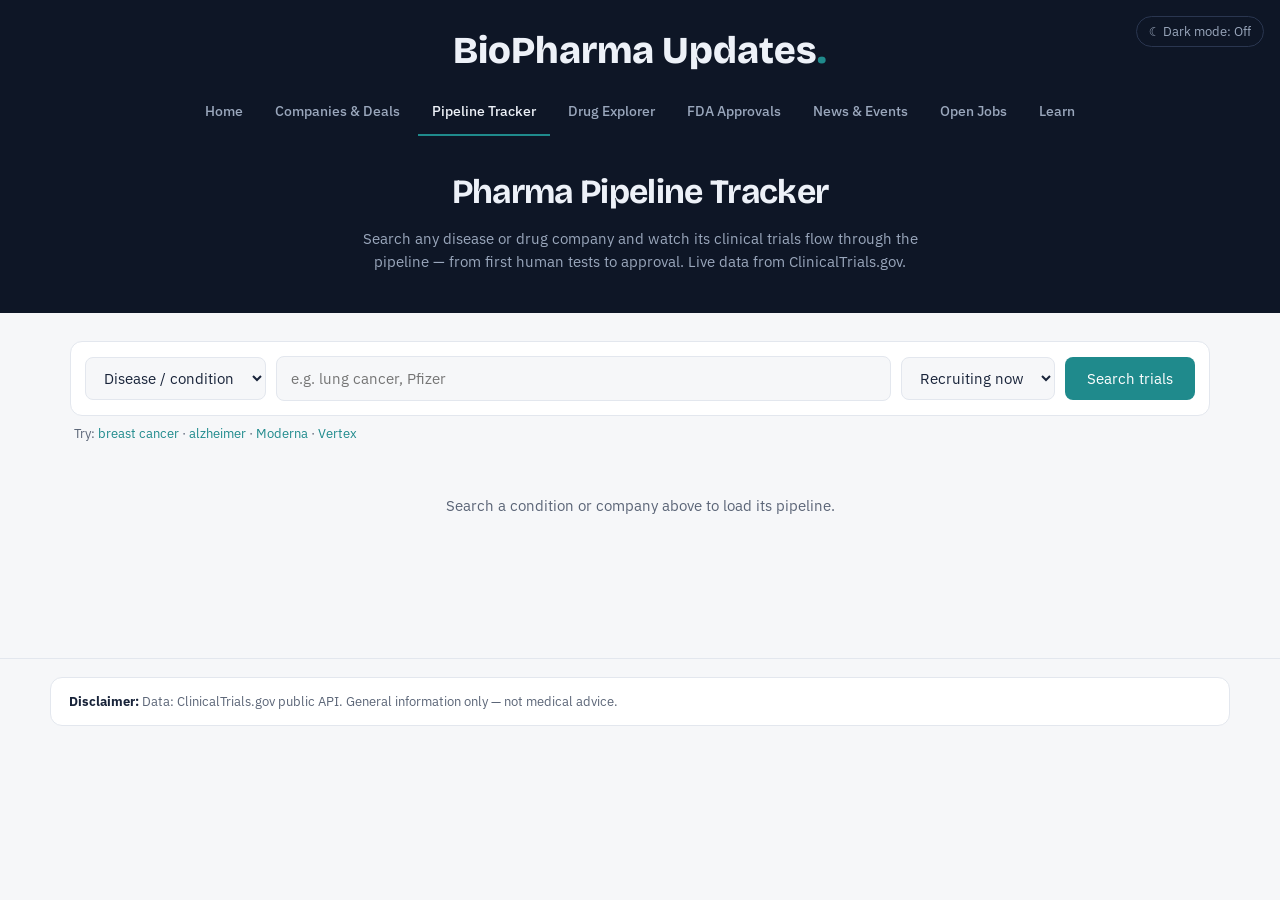
<file: pipeline.html>
<!DOCTYPE html>
<html lang="en">
<head>
  <meta charset="UTF-8" />
  <meta name="viewport" content="width=device-width, initial-scale=1.0" />
  <title>Pipeline Tracker — BioPharma Updates</title>
  <link rel="preconnect" href="https://fonts.googleapis.com" />
  <link rel="preconnect" href="https://fonts.gstatic.com" crossorigin />
  <link href="https://fonts.googleapis.com/css2?family=Bricolage+Grotesque:opsz,wght@12..96,400;12..96,600;12..96,800&family=IBM+Plex+Sans:wght@400;500;600&family=IBM+Plex+Mono:wght@400;500&display=swap" rel="stylesheet" />
  <link rel="stylesheet" href="styles.css" />
</head>
<body>

  <header class="topbar">
    <button class="theme-toggle">&#9790; Dark mode</button>
    <a class="brand" href="index.html">BioPharma Updates<span class="dot">.</span></a>
    <nav class="menu">
      <a href="index.html">Home</a>
      <a href="companies.html">Companies &amp; Deals</a>
      <a href="pipeline.html">Pipeline Tracker</a>
      <a href="drugs.html">Drug Explorer</a>
      <a href="approvals.html">FDA Approvals</a>
      <a href="news.html">News &amp; Events</a>
      <a href="jobs.html">Open Jobs</a>
      <a href="learn.html">Learn</a>
    </nav>
    <div class="hero">
      <h1>Pharma Pipeline Tracker</h1>
      <p>Search any disease or drug company and watch its clinical trials flow through
         the pipeline — from first human tests to approval. Live data from ClinicalTrials.gov.</p>
    </div>
  </header>

  <main class="wrap">
    <div class="search-panel">
      <select id="searchType" aria-label="Search by">
        <option value="cond">Disease / condition</option>
        <option value="spons">Company / sponsor</option>
      </select>
      <input id="searchInput" type="text" placeholder="e.g. lung cancer, Pfizer" aria-label="Search term" />
      <select id="statusFilter" aria-label="Trial status">
        <option value="RECRUITING">Recruiting now</option>
        <option value="RECRUITING,ACTIVE_NOT_RECRUITING,ENROLLING_BY_INVITATION">All active</option>
        <option value="">Any status</option>
      </select>
      <button class="primary" id="searchBtn">Search trials</button>
    </div>
    <p class="examples">
      Try: <a data-q="breast cancer" data-t="cond">breast cancer</a> ·
      <a data-q="alzheimer disease" data-t="cond">alzheimer</a> ·
      <a data-q="Moderna" data-t="spons">Moderna</a> ·
      <a data-q="Vertex Pharmaceuticals" data-t="spons">Vertex</a>
    </p>

    <!-- The "so what" summary line. Filled in after each search. -->
    <div class="result-summary" id="summary" hidden></div>

    <div class="stats" id="stats" hidden>
      <div class="stat"><div class="num" id="statTotal">–</div><div class="lbl">Trials shown</div></div>
      <div class="stat"><div class="num" id="statRecruiting">–</div><div class="lbl">Recruiting</div></div>
      <div class="stat"><div class="num" id="statSponsor">–</div><div class="lbl">Most active sponsor</div></div>
    </div>

    <div id="message" class="message">Search a condition or company above to load its pipeline.</div>

    <div class="pipeline" id="pipeline" hidden>
      <div class="col" data-phase="1">
        <div class="capsule"><span class="half-color">Phase 1</span><span class="half-count" id="count1">0</span></div>
        <div class="cards" id="col1"></div>
      </div>
      <div class="col" data-phase="2">
        <div class="capsule"><span class="half-color">Phase 2</span><span class="half-count" id="count2">0</span></div>
        <div class="cards" id="col2"></div>
      </div>
      <div class="col" data-phase="3">
        <div class="capsule"><span class="half-color">Phase 3</span><span class="half-count" id="count3">0</span></div>
        <div class="cards" id="col3"></div>
      </div>
      <div class="col" data-phase="4">
        <div class="capsule"><span class="half-color">Phase 4+</span><span class="half-count" id="count4">0</span></div>
        <div class="cards" id="col4"></div>
      </div>
    </div>
  </main>

  <footer>
    <div class="wrap">Data: ClinicalTrials.gov public API. General information only — not medical advice.</div>
  </footer>

  <script src="app.js"></script>
  <script>
    const els = {
      type: document.getElementById("searchType"),
      input: document.getElementById("searchInput"),
      status: document.getElementById("statusFilter"),
      btn: document.getElementById("searchBtn"),
      message: document.getElementById("message"),
      pipeline: document.getElementById("pipeline"),
      stats: document.getElementById("stats"),
      summary: document.getElementById("summary"),
    };

    els.btn.addEventListener("click", () => runSearch());
    els.input.addEventListener("keydown", (e) => { if (e.key === "Enter") runSearch(); });
    document.querySelectorAll(".examples a").forEach((a) => {
      a.addEventListener("click", () => {
        els.input.value = a.dataset.q;
        els.type.value = a.dataset.t;
        runSearch();
      });
    });

    /* ---------- Memory + shareable URLs ----------
       On load we check the address bar first (?q=…&type=…&status=…) so a
       shared link reproduces the exact search. If there's no link query,
       we prefill (but don't auto-run) the user's last search from storage. */
    function loadState() {
      const url = new URLSearchParams(location.search);
      if (url.get("q")) {
        els.input.value = url.get("q");
        if (url.get("type")) els.type.value = url.get("type");
        if (url.has("status")) els.status.value = url.get("status");
        runSearch(false); // already came from a URL, don't rewrite it yet
        return;
      }
      try {
        const saved = JSON.parse(localStorage.getItem("bp-last-search") || "null");
        if (saved && saved.q) {
          els.input.value = saved.q;
          els.type.value = saved.type || "cond";
          els.status.value = saved.status || "";
          els.message.innerHTML =
            'Showing your last search setup — press <strong>Search trials</strong> to reload it.';
        }
      } catch (e) { /* ignore */ }
    }

    function saveState(term) {
      const state = { q: term, type: els.type.value, status: els.status.value };
      try { localStorage.setItem("bp-last-search", JSON.stringify(state)); } catch (e) {}
      // Update the address bar without reloading, so the link is shareable.
      const url = new URLSearchParams({ q: term, type: els.type.value });
      url.set("status", els.status.value);
      history.replaceState(null, "", location.pathname + "?" + url.toString());
    }

    async function runSearch(updateUrl = true) {
      const term = els.input.value.trim();
      if (!term) { showMessage("Type a disease or company name first."); return; }
      if (updateUrl) saveState(term);

      showSkeleton();
      els.summary.hidden = true;

      const params = new URLSearchParams({
        pageSize: "100",
        fields: "NCTId,BriefTitle,Phase,OverallStatus,LeadSponsorName,StartDate,LocationCountry",
      });
      params.set("query." + els.type.value, term);
      if (els.status.value) params.set("filter.overallStatus", els.status.value);

      try {
        let r = await fetch("https://clinicaltrials.gov/api/v2/studies?" + params.toString());
        if (r.status === 400) {
          params.delete("fields");
          r = await fetch("https://clinicaltrials.gov/api/v2/studies?" + params.toString());
        }
        if (!r.ok) throw new Error("API returned " + r.status);
        const data = await r.json();
        render(data.studies || [], term);
      } catch (err) {
        showMessage("Couldn't load data (" + err.message + "). Check your connection and try again.");
      }
    }

    function parseStudy(study) {
      const p = study.protocolSection || {};
      const locations = p.contactsLocationsModule?.locations || [];
      const countries = [...new Set(locations.map((L) => L.country).filter(Boolean))];
      return {
        nct: p.identificationModule?.nctId || "",
        title: p.identificationModule?.briefTitle || "Untitled study",
        phases: p.designModule?.phases || [],
        status: p.statusModule?.overallStatus || "UNKNOWN",
        sponsor: p.sponsorCollaboratorsModule?.leadSponsor?.name || "Unknown sponsor",
        start: p.statusModule?.startDateStruct?.date || "",
        countries: countries,
      };
    }

    function highestPhase(phases) {
      let best = 0;
      for (const ph of phases) {
        if (ph === "EARLY_PHASE1" || ph === "PHASE1") best = Math.max(best, 1);
        if (ph === "PHASE2") best = Math.max(best, 2);
        if (ph === "PHASE3") best = Math.max(best, 3);
        if (ph === "PHASE4") best = Math.max(best, 4);
      }
      return best;
    }

    function render(studies, term) {
      const cols = { 1: [], 2: [], 3: [], 4: [] };
      const sponsorCount = {};
      let recruiting = 0, recentCount = 0;
      const oneYearAgo = new Date(); oneYearAgo.setFullYear(oneYearAgo.getFullYear() - 1);

      for (const raw of studies) {
        const t = parseStudy(raw);
        const phase = highestPhase(t.phases);
        if (phase === 0) continue;
        cols[phase].push(t);
        if (t.status === "RECRUITING") recruiting++;
        sponsorCount[t.sponsor] = (sponsorCount[t.sponsor] || 0) + 1;
        if (t.start && new Date(t.start) >= oneYearAgo) recentCount++;
      }

      const total = cols[1].length + cols[2].length + cols[3].length + cols[4].length;
      if (total === 0) { showEmpty(term); return; }

      for (const phase of [1, 2, 3, 4]) {
        document.getElementById("count" + phase).textContent = cols[phase].length;
        document.getElementById("col" + phase).innerHTML =
          cols[phase].map(cardHTML).join("") ||
          '<p class="message" style="padding:20px 6px">No trials in this phase.</p>';
      }

      document.getElementById("statTotal").textContent = total;
      document.getElementById("statRecruiting").textContent = recruiting;
      const top = Object.entries(sponsorCount).sort((a, b) => b[1] - a[1])[0];
      document.getElementById("statSponsor").textContent = top ? shorten(top[0], 22) : "–";

      // ----- The "so what" auto-summary -----
      const phaseNames = { 1: "Phase 1", 2: "Phase 2", 3: "Phase 3", 4: "Phase 4+" };
      let topPhase = 1;
      for (const p of [2, 3, 4]) if (cols[p].length > cols[topPhase].length) topPhase = p;
      const bits = [];
      bits.push(`<strong>${escapeHTML(term)}</strong>: ${total} trial${total === 1 ? "" : "s"} shown`);
      bits.push(`most are in ${phaseNames[topPhase]} (${cols[topPhase].length})`);
      if (top) bits.push(`most active sponsor is ${escapeHTML(shorten(top[0], 30))}`);
      if (recentCount) bits.push(`${recentCount} started in the past year`);
      els.summary.innerHTML = bits.join(" · ") + ".";
      els.summary.hidden = false;

      els.message.hidden = true;
      els.stats.hidden = false;
      els.pipeline.hidden = false;
    }

    function cardHTML(t) {
      const statusPretty = t.status.toLowerCase().replaceAll("_", " ");
      const statusClass = t.status === "RECRUITING" ? "status recruiting" : "status";
      let countryHTML = "";
      if (t.countries.length) {
        const shown = t.countries.slice(0, 2).join(", ");
        const extra = t.countries.length > 2 ? ` +${t.countries.length - 2}` : "";
        countryHTML = `<span class="country" title="${escapeHTML(t.countries.join(", "))}">🌍 ${escapeHTML(shorten(shown, 34))}${extra}</span>`;
      }
      return `
        <div class="card">
          <div class="title">${escapeHTML(shorten(t.title, 110))}</div>
          <div class="sub">${escapeHTML(shorten(t.sponsor, 48))}${t.start ? " · started " + escapeHTML(t.start) : ""}</div>
          <div class="meta">
            <span class="${statusClass}">${escapeHTML(statusPretty)}</span>
            ${countryHTML}
            <a class="mono" target="_blank" rel="noopener"
               href="https://clinicaltrials.gov/study/${encodeURIComponent(t.nct)}">${escapeHTML(t.nct)}</a>
          </div>
        </div>`;
    }

    /* ---------- Polished loading + empty states ---------- */
    function showSkeleton() {
      els.stats.hidden = true;
      els.message.hidden = true;
      els.pipeline.hidden = false;
      // Draw 3 grey placeholder cards in each column so the layout
      // doesn't jump when real data arrives.
      const ph = '<div class="skel-card"></div>'.repeat(3);
      for (const phase of [1, 2, 3, 4]) {
        document.getElementById("count" + phase).textContent = "…";
        document.getElementById("col" + phase).innerHTML = ph;
      }
    }

    function showEmpty(term) {
      els.pipeline.hidden = true;
      els.stats.hidden = true;
      els.summary.hidden = true;
      els.message.hidden = false;
      const tips = [];
      if (els.status.value === "RECRUITING")
        tips.push('set status to <a class="link-action" data-act="any">“Any status”</a>');
      if (els.type.value === "cond")
        tips.push("try a broader term (e.g. “cancer” instead of a subtype)");
      else
        tips.push("check the company spelling, or search the parent company name");
      els.message.innerHTML =
        `No phased trials found for <strong>${escapeHTML(term)}</strong>. You could ` +
        tips.join(", or ") + ".";
      const act = els.message.querySelector('[data-act="any"]');
      if (act) act.addEventListener("click", () => { els.status.value = ""; runSearch(); });
    }

    function showMessage(html, isHTML) {
      els.pipeline.hidden = true;
      els.stats.hidden = true;
      els.summary.hidden = true;
      els.message.hidden = false;
      if (isHTML === false) els.message.textContent = html;
      else els.message.innerHTML = html;
    }

    loadState(); // run once when the page opens
  </script>
</body>
</html>
</file>
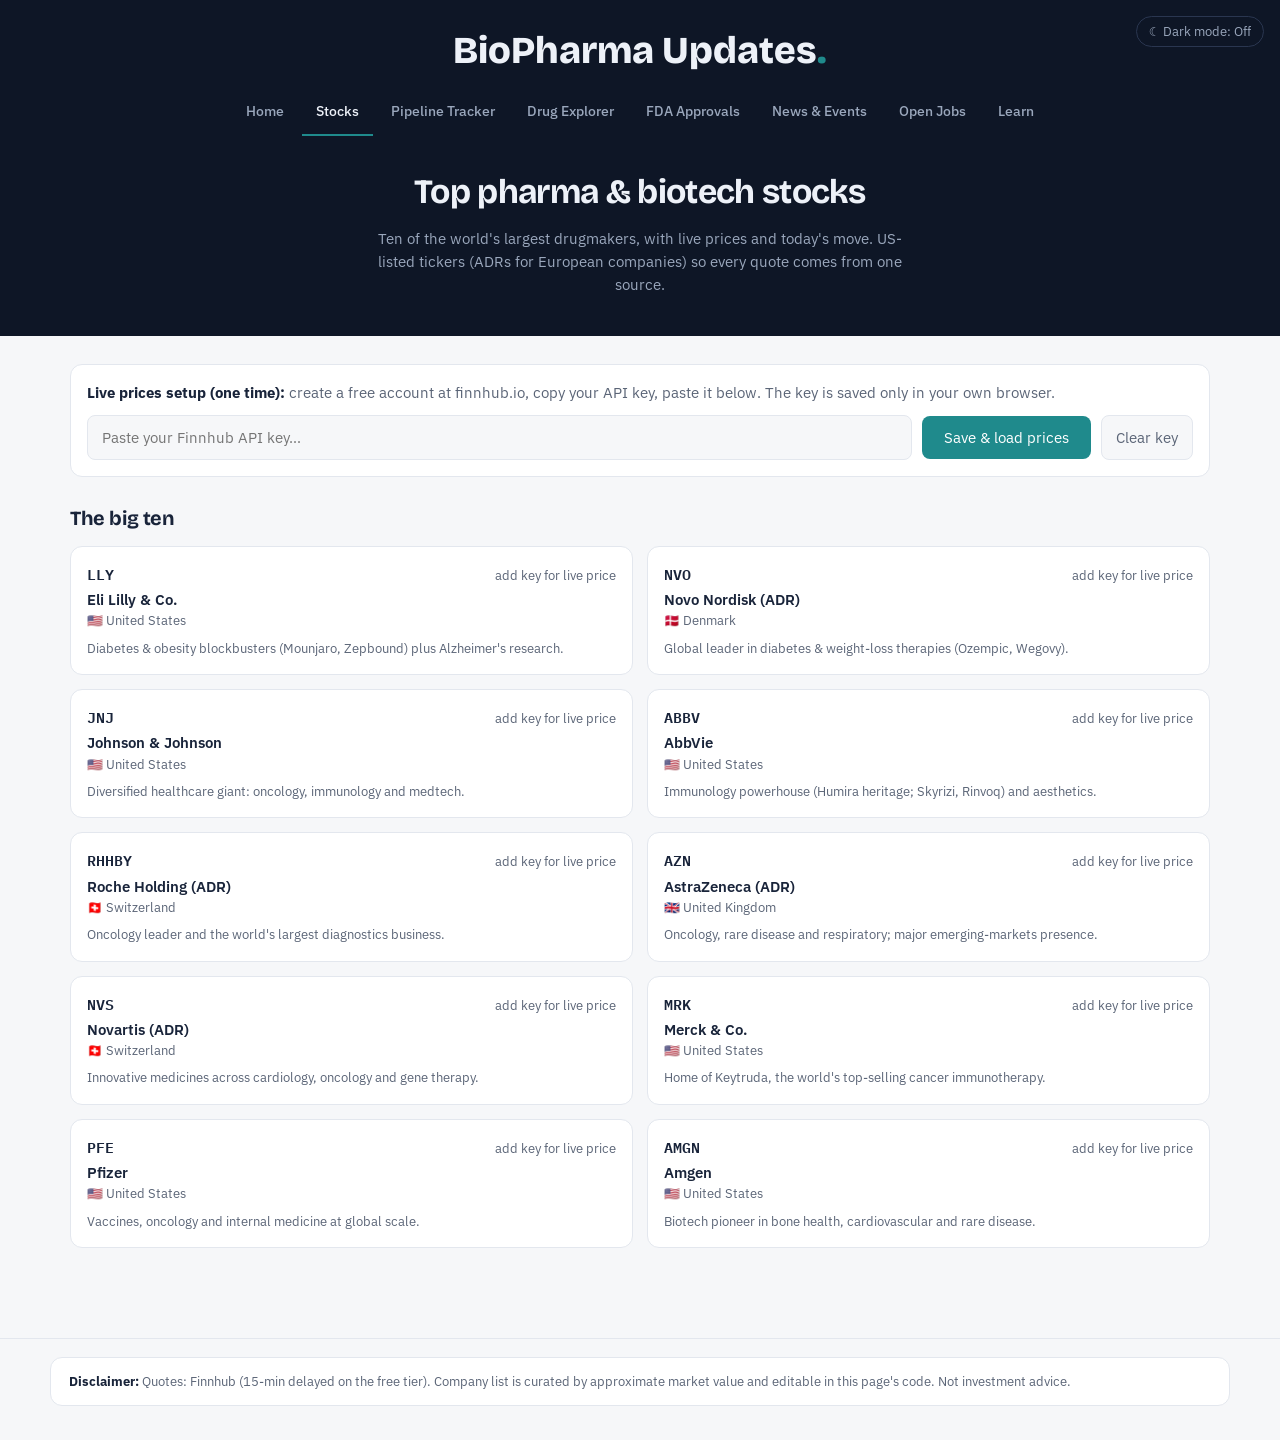
<file: stocks.html>
<!DOCTYPE html>
<html lang="en">
<head>
  <meta charset="UTF-8" />
  <meta name="viewport" content="width=device-width, initial-scale=1.0" />
  <title>Industry Stocks — BioPharma Updates</title>
  <link rel="preconnect" href="https://fonts.googleapis.com" />
  <link rel="preconnect" href="https://fonts.gstatic.com" crossorigin />
  <link href="https://fonts.googleapis.com/css2?family=Bricolage+Grotesque:opsz,wght@12..96,400;12..96,600;12..96,800&family=IBM+Plex+Sans:wght@400;500;600&family=IBM+Plex+Mono:wght@400;500&display=swap" rel="stylesheet" />
  <link rel="stylesheet" href="styles.css" />
</head>
<body>

  <header class="topbar">
    <button class="theme-toggle">☾ Dark mode</button>
    <a class="brand" href="index.html">BioPharma Updates<span class="dot">.</span></a>
    <nav class="menu">
      <a href="index.html">Home</a>
      <a href="stocks.html">Stocks</a>
      <a href="pipeline.html">Pipeline Tracker</a>
      <a href="drugs.html">Drug Explorer</a>
      <a href="approvals.html">FDA Approvals</a>
      <a href="news.html">News &amp; Events</a>
      <a href="jobs.html">Open Jobs</a>
      <a href="learn.html">Learn</a>
    </nav>
    <div class="hero">
      <h1>Top pharma &amp; biotech stocks</h1>
      <p>Ten of the world's largest drugmakers, with live prices and today's move.
         US-listed tickers (ADRs for European companies) so every quote comes from one source.</p>
    </div>
  </header>

  <main class="wrap">
    <!-- Live prices need a free API key from finnhub.io.
         We never fake numbers: without a key you see company info only. -->
    <div class="panel">
      <strong>Live prices setup (one time):</strong>
      <span style="color:var(--muted)">create a free account at finnhub.io, copy your API key, paste it below.
      The key is saved only in your own browser.</span>
      <div class="key-row">
        <input id="apiKey" type="password" placeholder="Paste your Finnhub API key…" aria-label="Finnhub API key" />
        <button class="primary" id="saveKey">Save &amp; load prices</button>
        <button id="clearKey" style="background:var(--bg);border:1px solid var(--line);border-radius:8px;cursor:pointer;color:var(--muted)">Clear key</button>
      </div>
    </div>

    <div id="message" class="message" hidden></div>
    <h2 class="section-title">The big ten</h2>
    <div class="grid cols-2" id="stockGrid"></div>
  </main>

  <footer>
    <div class="wrap">
      Quotes: Finnhub (15-min delayed on the free tier). Company list is curated by
      approximate market value and editable in this page's code. Not investment advice.
    </div>
  </footer>

  <script src="app.js"></script>
  <script>
    /* ----------------------------------------------------------
       The curated list. To change it, just edit this array —
       no other code changes needed. ADR = a US-listed share of
       a foreign company (how you buy Novo Nordisk on US markets).
       ---------------------------------------------------------- */
    const COMPANIES = [
      { sym: "LLY",   name: "Eli Lilly & Co.",        hq: "🇺🇸 United States", blurb: "Diabetes & obesity blockbusters (Mounjaro, Zepbound) plus Alzheimer's research." },
      { sym: "NVO",   name: "Novo Nordisk (ADR)",     hq: "🇩🇰 Denmark",       blurb: "Global leader in diabetes & weight-loss therapies (Ozempic, Wegovy)." },
      { sym: "JNJ",   name: "Johnson & Johnson",      hq: "🇺🇸 United States", blurb: "Diversified healthcare giant: oncology, immunology and medtech." },
      { sym: "ABBV",  name: "AbbVie",                 hq: "🇺🇸 United States", blurb: "Immunology powerhouse (Humira heritage; Skyrizi, Rinvoq) and aesthetics." },
      { sym: "RHHBY", name: "Roche Holding (ADR)",    hq: "🇨🇭 Switzerland",   blurb: "Oncology leader and the world's largest diagnostics business." },
      { sym: "AZN",   name: "AstraZeneca (ADR)",      hq: "🇬🇧 United Kingdom",blurb: "Oncology, rare disease and respiratory; major emerging-markets presence." },
      { sym: "NVS",   name: "Novartis (ADR)",         hq: "🇨🇭 Switzerland",   blurb: "Innovative medicines across cardiology, oncology and gene therapy." },
      { sym: "MRK",   name: "Merck & Co.",            hq: "🇺🇸 United States", blurb: "Home of Keytruda, the world's top-selling cancer immunotherapy." },
      { sym: "PFE",   name: "Pfizer",                 hq: "🇺🇸 United States", blurb: "Vaccines, oncology and internal medicine at global scale." },
      { sym: "AMGN",  name: "Amgen",                  hq: "🇺🇸 United States", blurb: "Biotech pioneer in bone health, cardiovascular and rare disease." },
    ];

    const grid = document.getElementById("stockGrid");
    const msg  = document.getElementById("message");

    function getKey()  { try { return localStorage.getItem("bp-finnhub") || ""; } catch (e) { return ""; } }
    function setKey(k) { try { localStorage.setItem("bp-finnhub", k); } catch (e) {} }

    // Draw the cards immediately (info only), then fill prices if we have a key.
    function drawCards(quotes) {
      grid.innerHTML = COMPANIES.map((c) => {
        const q = quotes && quotes[c.sym];
        let priceHTML = '<span style="color:var(--muted);font-size:13px">add key for live price</span>';
        let chgHTML = "";
        if (q && q.c) {
          const up = q.dp >= 0;
          priceHTML = `<span class="price">$${q.c.toFixed(2)}</span>`;
          chgHTML = `<span class="chg ${up ? "up" : "down"}">${up ? "▲" : "▼"} ${q.d >= 0 ? "+" : ""}${q.d.toFixed(2)} (${q.dp.toFixed(2)}%) today</span>`;
        }
        return `
          <div class="stock">
            <div class="row1"><span class="ticker">${c.sym}</span>${priceHTML}</div>
            <div class="name">${c.name}</div>
            <div class="hq">${c.hq}</div>
            ${chgHTML ? `<div style="margin-top:6px">${chgHTML}</div>` : ""}
            <div class="blurb">${c.blurb}</div>
          </div>`;
      }).join("");
    }

    async function loadQuotes() {
      const key = getKey();
      if (!key) { drawCards(null); return; }
      msg.hidden = false;
      msg.innerHTML = '<div class="spinner"></div>Loading live quotes…';
      try {
        // Fetch all ten quotes in parallel. Promise.all waits for every one.
        const results = await Promise.all(COMPANIES.map((c) =>
          fetch(`https://finnhub.io/api/v1/quote?symbol=${c.sym}&token=${encodeURIComponent(key)}`)
            .then((r) => r.json())
            .then((q) => [c.sym, q])
            .catch(() => [c.sym, null])
        ));
        const quotes = Object.fromEntries(results);
        // If every quote came back empty, the key is probably wrong.
        const anyData = Object.values(quotes).some((q) => q && q.c);
        if (!anyData) throw new Error("No data returned — check that your API key is correct.");
        msg.hidden = true;
        drawCards(quotes);
      } catch (err) {
        msg.textContent = "Couldn't load quotes: " + err.message;
        drawCards(null);
      }
    }

    document.getElementById("saveKey").addEventListener("click", () => {
      const k = document.getElementById("apiKey").value.trim();
      if (!k) { alert("Paste your Finnhub key first."); return; }
      setKey(k);
      loadQuotes();
    });
    document.getElementById("clearKey").addEventListener("click", () => {
      setKey("");
      document.getElementById("apiKey").value = "";
      drawCards(null);
    });

    loadQuotes(); // run on page load (uses saved key if present)
  </script>
</body>
</html>
</file>
<file: styles.css>
/* ============================================================
   BioPharma Updates — shared stylesheet (used by every page)
   Design: dark navy header/hero + light content = the
   white/dark mix. A toggle switches the whole site to dark.
   ============================================================ */

:root {
  /* LIGHT THEME (default) */
  --bg: #F6F7F9;
  --surface: #FFFFFF;
  --ink: #19243A;
  --muted: #5B6577;
  --line: #E3E7EE;
  --hero: #0E1626;        /* the dark band — stays dark in both themes */
  --hero-ink: #EDF1F8;
  --hero-muted: #9AA7BC;
  /* Phase / accent colors (progress toward approval) */
  --p1: #D97A2B;
  --p2: #1F8A8C;
  --p3: #4756C4;
  --p4: #2E7D4F;
  --up: #1F8A4C;          /* stocks: gaining */
  --down: #C2433B;        /* stocks: losing */
  --radius: 12px;
}

/* DARK THEME — flipping these variables restyles every page */
[data-theme="dark"] {
  --bg: #0D1422;
  --surface: #161F33;
  --ink: #E8ECF4;
  --muted: #93A0B5;
  --line: #273349;
  --hero: #0A0F1B;
}

* { margin: 0; padding: 0; box-sizing: border-box; }

/* The HTML "hidden" attribute must win over display rules like flex/grid. */
[hidden] { display: none !important; }

body {
  background: var(--bg);
  color: var(--ink);
  font-family: "IBM Plex Sans", system-ui, sans-serif;
  font-size: 15px;
  line-height: 1.55;
}

.wrap { max-width: 1180px; margin: 0 auto; padding: 0 20px; }

h1, h2, h3, .display { font-family: "Bricolage Grotesque", sans-serif; letter-spacing: -0.02em; }
a { color: var(--p2); }

/* ---------- Top navigation (dark band, brand centered) ---------- */
.topbar {
  background: var(--hero);
  color: var(--hero-ink);
  padding: 22px 0 0;
  text-align: center;
}
.brand {
  font-family: "Bricolage Grotesque", sans-serif;
  font-weight: 800;
  font-size: clamp(26px, 4vw, 38px);
  color: var(--hero-ink);
  text-decoration: none;
  display: inline-block;
}
.brand .dot { color: var(--p2); }
nav.menu {
  display: flex; flex-wrap: wrap; justify-content: center;
  gap: 4px; padding: 12px 10px 0;
}
nav.menu a {
  color: var(--hero-muted);
  text-decoration: none;
  font-size: 13.5px;
  font-weight: 500;
  padding: 8px 14px 12px;
  border-bottom: 2px solid transparent;
}
nav.menu a:hover { color: var(--hero-ink); }
nav.menu a.active { color: var(--hero-ink); border-bottom-color: var(--p2); }

.theme-toggle {
  position: absolute; top: 16px; right: 16px;
  background: transparent; color: var(--hero-muted);
  border: 1px solid #2A3650; border-radius: 999px;
  padding: 5px 12px; font: inherit; font-size: 12.5px; cursor: pointer;
}
.theme-toggle:hover { color: var(--hero-ink); }
.topbar { position: relative; }

/* ---------- Hero (page intro inside the dark band) ---------- */
.hero { padding: 30px 20px 40px; text-align: center; }
.hero h1 { font-size: clamp(24px, 3.4vw, 34px); color: var(--hero-ink); }
.hero p { color: var(--hero-muted); max-width: 62ch; margin: 8px auto 0; }

/* ---------- Generic content blocks ---------- */
main { padding: 40px 0 60px; }
main.wrap { padding-top: 28px; padding-bottom: 60px; }
main.wrap > :first-child { margin-top: 0; }
.section-title { font-size: 20px; margin: 26px 0 12px; }

.panel {
  background: var(--surface);
  border: 1px solid var(--line);
  border-radius: var(--radius);
  padding: 16px;
}

.grid { display: grid; gap: 14px; }
.grid.cols-3 { grid-template-columns: repeat(3, 1fr); }
.grid.cols-2 { grid-template-columns: repeat(2, 1fr); }
@media (max-width: 900px) { .grid.cols-3 { grid-template-columns: 1fr 1fr; } }
@media (max-width: 600px) { .grid.cols-3, .grid.cols-2 { grid-template-columns: 1fr; } }

/* Feature cards on the homepage */
.feature {
  background: var(--surface);
  border: 1px solid var(--line);
  border-radius: var(--radius);
  padding: 20px;
  text-decoration: none;
  color: var(--ink);
  display: block;
  transition: transform 0.12s ease, box-shadow 0.12s ease;
}
.feature:hover { transform: translateY(-3px); box-shadow: 0 8px 22px rgba(14,22,38,0.10); }
.feature .kicker {
  font-size: 11px; font-weight: 600; letter-spacing: 0.08em;
  text-transform: uppercase; color: var(--p2); margin-bottom: 6px;
}
.feature h3 { font-size: 17px; margin-bottom: 6px; }
.feature p { color: var(--muted); font-size: 13.5px; }

/* ---------- Forms / search panels ---------- */
.search-panel {
  background: var(--surface);
  border: 1px solid var(--line);
  border-radius: var(--radius);
  padding: 14px;
  display: flex; flex-wrap: wrap; gap: 10px; align-items: center;
}
.search-panel select, .search-panel input, .search-panel button, .key-row input, .key-row button {
  font: inherit; padding: 10px 14px; border-radius: 8px;
  border: 1px solid var(--line); background: var(--bg); color: var(--ink);
}
.search-panel input { flex: 1; min-width: 180px; }
.search-panel input:focus, .search-panel select:focus, .key-row input:focus { outline: 2px solid var(--p2); outline-offset: 1px; }
button.primary {
  background: var(--p2); color: #fff; border: none;
  font-weight: 600; cursor: pointer; padding: 10px 22px; border-radius: 8px; font: inherit;
}
button.primary:hover { filter: brightness(1.08); }

.examples { color: var(--muted); font-size: 13px; margin: 8px 4px 0; }
.examples a { cursor: pointer; }

/* ---------- Stats strip ---------- */
.stats { display: flex; flex-wrap: wrap; gap: 10px; margin: 16px 0 6px; }
.stat { background: var(--surface); border: 1px solid var(--line); border-radius: var(--radius); padding: 10px 16px; min-width: 130px; }
.stat .num { font-family: "Bricolage Grotesque", sans-serif; font-size: 24px; font-weight: 800; }
.stat .lbl { color: var(--muted); font-size: 12px; text-transform: uppercase; letter-spacing: 0.06em; }

/* ---------- Messages / spinner ---------- */
.message { text-align: center; color: var(--muted); padding: 50px 20px; }
.spinner {
  width: 28px; height: 28px; border: 3px solid var(--line);
  border-top-color: var(--p2); border-radius: 50%;
  margin: 0 auto 14px; animation: spin 0.8s linear infinite;
}
@keyframes spin { to { transform: rotate(360deg); } }
@media (prefers-reduced-motion: reduce) { .spinner { animation: none; } .feature, .card { transition: none; } }

/* ---------- Pipeline board ---------- */
.pipeline { position: relative; display: grid; grid-template-columns: repeat(4, 1fr); gap: 14px; margin: 18px 0 30px; }
.pipeline::before { content: ""; position: absolute; top: 21px; left: 4%; right: 4%; height: 2px; background: var(--line); z-index: 0; }
.col { min-width: 0; position: relative; z-index: 1; }
.capsule {
  display: flex; border-radius: 999px; overflow: hidden;
  border: 1px solid var(--line); font-weight: 600; font-size: 13px;
  margin-bottom: 12px; background: var(--surface);
}
.capsule .half-color { color: #fff; padding: 9px 0; width: 50%; text-align: center; }
.capsule .half-count { padding: 9px 0; width: 50%; text-align: center; font-family: "IBM Plex Mono", monospace; }
.col[data-phase="1"] .half-color { background: var(--p1); }
.col[data-phase="2"] .half-color { background: var(--p2); }
.col[data-phase="3"] .half-color { background: var(--p3); }
.col[data-phase="4"] .half-color { background: var(--p4); }

.card {
  background: var(--surface); border: 1px solid var(--line);
  border-left-width: 4px; border-radius: 10px;
  padding: 12px 14px; margin-bottom: 10px;
  transition: transform 0.12s ease, box-shadow 0.12s ease;
}
.card:hover { transform: translateY(-2px); box-shadow: 0 6px 18px rgba(14,22,38,0.08); }
.col[data-phase="1"] .card { border-left-color: var(--p1); }
.col[data-phase="2"] .card { border-left-color: var(--p2); }
.col[data-phase="3"] .card { border-left-color: var(--p3); }
.col[data-phase="4"] .card { border-left-color: var(--p4); }
.card .title { font-weight: 600; font-size: 13.5px; margin-bottom: 6px; }
.card .sub { color: var(--muted); font-size: 12.5px; margin-bottom: 8px; }
.card .meta { display: flex; justify-content: space-between; align-items: center; gap: 8px; flex-wrap: wrap; }
.status { font-size: 11px; font-weight: 600; padding: 2px 8px; border-radius: 999px; background: var(--bg); border: 1px solid var(--line); text-transform: capitalize; }
.status.recruiting { background: rgba(46,125,79,0.12); border-color: rgba(46,125,79,0.4); color: var(--p4); }
.mono { font-family: "IBM Plex Mono", monospace; font-size: 11.5px; color: var(--p2); text-decoration: none; }
.mono:hover { text-decoration: underline; }
.card .country { color: var(--muted); font-size: 11.5px; }
@media (max-width: 980px) { .pipeline { grid-template-columns: 1fr 1fr; } .pipeline::before { display: none; } }
@media (max-width: 560px) { .pipeline { grid-template-columns: 1fr; } }

/* ---------- Stocks ---------- */
.key-row { display: flex; flex-wrap: wrap; gap: 10px; align-items: center; margin-top: 10px; }
.key-row input { flex: 1; min-width: 220px; }
.stock {
  background: var(--surface); border: 1px solid var(--line);
  border-radius: var(--radius); padding: 16px;
}
.stock .row1 { display: flex; justify-content: space-between; align-items: baseline; gap: 8px; }
.stock .ticker { font-family: "IBM Plex Mono", monospace; font-weight: 600; }
.stock .price { font-family: "Bricolage Grotesque", sans-serif; font-size: 22px; font-weight: 800; }
.stock .name { font-weight: 600; margin-top: 2px; }
.stock .hq { color: var(--muted); font-size: 12.5px; }
.stock .chg { font-weight: 600; font-size: 13px; }
.chg.up { color: var(--up); }
.chg.down { color: var(--down); }
.stock .blurb { color: var(--muted); font-size: 12.5px; margin-top: 8px; }

/* ---------- Drug explorer ---------- */
.bar-row { display: grid; grid-template-columns: 180px 1fr 60px; gap: 10px; align-items: center; margin-bottom: 8px; font-size: 13px; }
.bar-track { background: var(--bg); border-radius: 999px; height: 10px; overflow: hidden; border: 1px solid var(--line); }
.bar-fill { height: 100%; background: var(--p3); border-radius: 999px; }
.bar-row .n { font-family: "IBM Plex Mono", monospace; color: var(--muted); text-align: right; }
@media (max-width: 560px) { .bar-row { grid-template-columns: 110px 1fr 50px; } }
.chips { display: flex; flex-wrap: wrap; gap: 8px; }
.chip {
  background: var(--surface); border: 1px solid var(--line);
  border-radius: 999px; padding: 5px 12px; font-size: 13px;
}
.chip b { font-family: "IBM Plex Mono", monospace; font-weight: 500; color: var(--muted); }
.notice {
  background: rgba(217,122,43,0.08);
  border: 1px solid rgba(217,122,43,0.35);
  border-radius: var(--radius);
  padding: 12px 16px; font-size: 13px; color: var(--ink);
  margin: 14px 0;
}

/* ---------- Learn page ---------- */
.learn-block { margin-bottom: 18px; }
.learn-block h3 { margin-bottom: 6px; font-size: 16px; }
.learn-block p { color: var(--muted); max-width: 75ch; }
.phase-tag { display: inline-block; color: #fff; border-radius: 6px; padding: 1px 8px; font-size: 12px; font-weight: 600; margin-right: 6px; }

footer {
  border-top: 1px solid var(--line);
  color: var(--muted); font-size: 12.5px;
  padding: 18px 0 34px; margin-top: 30px;
}

/* ============================================================
   ADDED: skeleton loaders, pipeline summary, News & Events
   ============================================================ */

/* Skeleton loading placeholders (shown while data is fetched) */
.skeleton {
  position: relative; overflow: hidden;
  background: var(--surface); border: 1px solid var(--line);
  border-left: 4px solid var(--line); border-radius: 10px;
  padding: 12px 14px; margin-bottom: 10px;
}
.sk-line { height: 10px; border-radius: 6px; background: var(--line); margin-bottom: 8px; }
.sk-line.short { width: 45%; }
.sk-line.med { width: 70%; }
.skeleton::after {
  content: ""; position: absolute; inset: 0;
  transform: translateX(-100%);
  background: linear-gradient(90deg, transparent, rgba(255,255,255,0.35), transparent);
  animation: shimmer 1.2s infinite;
}
[data-theme="dark"] .skeleton::after {
  background: linear-gradient(90deg, transparent, rgba(255,255,255,0.06), transparent);
}
@keyframes shimmer { 100% { transform: translateX(100%); } }
@media (prefers-reduced-motion: reduce) { .skeleton::after { animation: none; } }

/* "So what" summary banner above pipeline results */
.summary {
  background: var(--surface);
  border: 1px solid var(--line);
  border-left: 4px solid var(--p2);
  border-radius: var(--radius);
  padding: 14px 16px;
  margin: 16px 0 4px;
  font-size: 14.5px;
  line-height: 1.6;
}
.summary b { color: var(--ink); }

/* Empty-state with a suggested action */
.empty-state { text-align: center; color: var(--muted); padding: 40px 20px; }
.empty-state .big { font-family: "Bricolage Grotesque", sans-serif; font-size: 18px; color: var(--ink); margin-bottom: 6px; }

/* ---- News page ---- */
.news-tabs { display: flex; gap: 8px; margin: 6px 0 18px; flex-wrap: wrap; }
.news-tab {
  background: var(--surface); border: 1px solid var(--line);
  border-radius: 999px; padding: 8px 18px; cursor: pointer;
  font: inherit; font-size: 14px; font-weight: 600; color: var(--muted);
}
.news-tab.active { background: var(--ink); color: #fff; border-color: var(--ink); }

.news-item {
  background: var(--surface); border: 1px solid var(--line);
  border-left: 4px solid var(--p3); border-radius: 10px;
  padding: 14px 16px; margin-bottom: 10px; display: block;
  text-decoration: none; color: var(--ink);
  transition: transform 0.12s ease, box-shadow 0.12s ease;
}
.news-item:hover { transform: translateY(-2px); box-shadow: 0 6px 18px rgba(14,22,38,0.08); }
.news-item .headline { font-weight: 600; font-size: 15px; margin-bottom: 5px; }
.news-item .news-meta { color: var(--muted); font-size: 12.5px; }
.news-item .source-tag {
  display: inline-block; font-size: 11px; font-weight: 600;
  color: var(--p2); border: 1px solid var(--line); border-radius: 999px;
  padding: 1px 8px; margin-right: 8px;
}
.news-item .snippet { color: var(--muted); font-size: 13px; margin-top: 6px; }

/* ---- Events board ---- */
.event-card {
  background: var(--surface); border: 1px solid var(--line);
  border-radius: var(--radius); padding: 16px; margin-bottom: 12px;
  display: grid; grid-template-columns: 86px 1fr auto; gap: 14px; align-items: start;
}
.event-date {
  background: var(--hero); color: var(--hero-ink);
  border-radius: 10px; text-align: center; padding: 10px 6px;
}
.event-date .mon { font-size: 12px; text-transform: uppercase; letter-spacing: 0.08em; color: var(--p2); font-weight: 700; }
.event-date .day { font-family: "Bricolage Grotesque", sans-serif; font-size: 22px; font-weight: 800; line-height: 1.1; }
.event-date .yr { font-size: 12px; color: var(--hero-muted); }
.event-body .ev-name { font-weight: 600; font-size: 15.5px; margin-bottom: 4px; }
.event-body .ev-meta { color: var(--muted); font-size: 13px; line-height: 1.6; }
.event-body .ev-org { color: var(--ink); }
.cost-tag {
  font-size: 11.5px; font-weight: 700; padding: 3px 10px; border-radius: 999px;
  white-space: nowrap; align-self: start;
}
.cost-tag.free { background: rgba(46,125,79,0.12); color: var(--p4); border: 1px solid rgba(46,125,79,0.4); }
.cost-tag.paid { background: rgba(71,86,196,0.12); color: var(--p3); border: 1px solid rgba(71,86,196,0.4); }
.cost-tag.mixed { background: rgba(217,122,43,0.12); color: var(--p1); border: 1px solid rgba(217,122,43,0.4); }
@media (max-width: 560px) {
  .event-card { grid-template-columns: 70px 1fr; }
  .cost-tag { grid-column: 2; justify-self: start; margin-top: 4px; }
}

/* ============ News & Events page ============ */
.event-filters { display: flex; flex-wrap: wrap; gap: 8px; margin-top: 4px; }
.topic-chip {
  font: inherit; font-size: 13px; cursor: pointer;
  background: var(--surface); color: var(--muted);
  border: 1px solid var(--line); border-radius: 999px; padding: 7px 14px;
}
.topic-chip:hover { color: var(--ink); }
.topic-chip.active { background: var(--p2); color: #fff; border-color: var(--p2); }

/* Event cards */
.event-card {
  display: flex; gap: 14px; text-decoration: none; color: var(--ink);
  background: var(--surface); border: 1px solid var(--line);
  border-radius: var(--radius); padding: 14px;
  transition: transform 0.12s ease, box-shadow 0.12s ease;
}
.event-card:hover { transform: translateY(-2px); box-shadow: 0 6px 18px rgba(14,22,38,0.08); }
.event-date {
  flex: 0 0 56px; height: 60px; border-radius: 10px;
  background: var(--hero); color: var(--hero-ink);
  display: flex; flex-direction: column; align-items: center; justify-content: center;
}
.event-date .ed-month { font-size: 11px; text-transform: uppercase; letter-spacing: 0.06em; color: var(--p2); font-weight: 600; }
.event-date .ed-day { font-family: "Bricolage Grotesque", sans-serif; font-size: 22px; font-weight: 800; line-height: 1; }
.event-body { min-width: 0; }
.event-name { font-weight: 600; font-size: 14.5px; margin-bottom: 5px; }
.event-meta { color: var(--muted); font-size: 12.5px; margin-bottom: 2px; }
.event-tags { display: flex; flex-wrap: wrap; gap: 6px; margin-top: 8px; align-items: center; }
.cost {
  font-size: 11px; font-weight: 600; padding: 2px 9px; border-radius: 999px;
  background: var(--bg); border: 1px solid var(--line); color: var(--muted);
}
.cost.free { background: rgba(46,125,79,0.12); border-color: rgba(46,125,79,0.4); color: var(--p4); }
.event-topic { font-size: 12px; color: var(--muted); }

/* News list */
.news-item {
  display: block; text-decoration: none; color: var(--ink);
  background: var(--surface); border: 1px solid var(--line);
  border-left: 3px solid var(--p3); border-radius: 10px;
  padding: 12px 14px; margin-bottom: 10px;
  transition: transform 0.1s ease;
}
.news-item:hover { transform: translateX(2px); }
.news-title { font-weight: 600; font-size: 14px; margin-bottom: 5px; line-height: 1.4; }
.news-meta { display: flex; gap: 10px; align-items: center; }
.news-source { font-size: 12px; color: var(--p2); font-weight: 500; }
.news-time { font-size: 12px; color: var(--muted); }
@media (max-width: 560px) { .event-date { flex-basis: 48px; height: 54px; } }

/* ============ FDA Approvals (month-grouped rows) ============ */
.appr-group { margin-bottom: 22px; }
.appr-month {
  font-size: 13px; text-transform: uppercase; letter-spacing: 0.07em;
  color: var(--muted); font-weight: 600;
  padding-bottom: 7px; margin-bottom: 4px;
  border-bottom: 1px solid var(--line);
  display: flex; align-items: center; gap: 8px;
}
.appr-month-n {
  font-family: "IBM Plex Mono", monospace; font-size: 11px;
  background: var(--bg); border: 1px solid var(--line);
  border-radius: 999px; padding: 1px 8px; letter-spacing: 0;
}
.appr-row {
  display: grid;
  grid-template-columns: 116px minmax(0, 1fr) auto;
  gap: 14px; align-items: center;
  padding: 12px 6px;
  border-bottom: 1px solid var(--line);
}
.appr-row:hover { background: var(--surface); }
.appr-type {
  font-size: 11px; font-weight: 600; text-align: center;
  padding: 4px 0; border-radius: 999px;
  border: 1px solid transparent;
}
.appr-type.biologic { background: rgba(31,138,140,0.14); color: var(--p2); border-color: rgba(31,138,140,0.4); }
.appr-type.brand    { background: rgba(71,86,196,0.14);  color: var(--p3); border-color: rgba(71,86,196,0.4); }
.appr-type.generic  { background: rgba(217,122,43,0.14); color: var(--p1); border-color: rgba(217,122,43,0.4); }
.appr-type.other    { background: var(--bg); color: var(--muted); border-color: var(--line); }
.appr-main { min-width: 0; }
.appr-drug { font-weight: 600; font-size: 14px; }
.appr-generic { color: var(--muted); font-weight: 400; font-size: 13px; }
.appr-sub { color: var(--muted); font-size: 12.5px; margin-top: 2px; }
.appr-meta { text-align: right; white-space: nowrap; }
.appr-date { display: block; font-size: 12.5px; font-weight: 500; }
.appr-app { font-family: "IBM Plex Mono", monospace; font-size: 11px; color: var(--muted); }
@media (max-width: 600px) {
  .appr-row { grid-template-columns: 1fr auto; gap: 8px; }
  .appr-type { grid-column: 1 / -1; justify-self: start; padding: 3px 12px; }
}

/* ============ FDA Approvals — chart + table ============ */
.appr-chart { display: flex; gap: 10px; align-items: flex-end; padding: 8px 4px 0; overflow-x: auto; min-height: 170px; }
.cbar { display: flex; flex-direction: column; align-items: center; gap: 5px; min-width: 44px; }
.cbar-n { font-family: "IBM Plex Mono", monospace; font-size: 12px; font-weight: 600; }
.cbar-stack {
  width: 32px; height: 130px; display: flex; flex-direction: column-reverse;
  background: var(--bg); border: 1px solid var(--line); border-bottom: none;
  border-radius: 6px 6px 0 0; overflow: hidden;
}
.cseg { width: 100%; transition: height 0.3s ease; }
.cseg.generic { background: var(--p1); }
.cseg.brand { background: var(--p3); }
.cseg.biologic { background: var(--p2); }
.cbar-label { font-size: 11px; color: var(--muted); text-align: center; line-height: 1.25; }
.chart-legend { display: flex; gap: 16px; flex-wrap: wrap; margin-top: 12px; font-size: 12.5px; color: var(--muted); }
.chart-legend span { display: inline-flex; align-items: center; gap: 6px; }
.lg-dot { width: 10px; height: 10px; border-radius: 3px; display: inline-block; }

.appr-table-wrap { overflow-x: auto; margin-top: 16px; border: 1px solid var(--line); border-radius: var(--radius); }
.appr-table { width: 100%; border-collapse: collapse; font-size: 13.5px; }
.appr-table th, .appr-table td { text-align: left; padding: 11px 14px; border-bottom: 1px solid var(--line); vertical-align: top; }
.appr-table th {
  background: var(--surface); font-size: 11.5px; text-transform: uppercase;
  letter-spacing: 0.05em; color: var(--muted); white-space: nowrap;
}
.appr-table th[data-sort] { cursor: pointer; user-select: none; }
.appr-table th[data-sort]:hover { color: var(--ink); }
.appr-table tbody tr:last-child td { border-bottom: none; }
.appr-table tbody tr:hover { background: var(--surface); }
.appr-table td.nowrap { white-space: nowrap; }
.appr-table .appr-drug { font-weight: 600; }
.appr-table .appr-generic { color: var(--muted); font-weight: 400; font-size: 12.5px; }
.appr-table .appr-date { font-size: 12.5px; }
.appr-table .appr-app { font-family: "IBM Plex Mono", monospace; font-size: 11.5px; color: var(--muted); }
.appr-table .appr-type { display: inline-block; padding: 3px 10px; font-size: 11px; }
.appr-table a.appr-app { color: var(--p2); text-decoration: none; }
.appr-table a.appr-app:hover { text-decoration: underline; }

/* ============ Homepage: funnel + momentum ============ */
.funnel-row { display: flex; align-items: center; gap: 12px; margin-bottom: 10px; }
.funnel-label { width: 64px; text-align: right; font-weight: 600; font-size: 13px; flex: none; color: var(--ink); }
.funnel-track { flex: 1; display: flex; justify-content: center; }
.funnel-bar {
  height: 34px; border-radius: 6px; min-width: 44px;
  display: flex; align-items: center; justify-content: center;
  color: #fff; font-weight: 600; font-size: 12.5px;
  font-family: "IBM Plex Mono", monospace;
  transition: width 0.5s ease;
}
.funnel-bar.p1 { background: var(--p1); }
.funnel-bar.p2 { background: var(--p2); }
.funnel-bar.p3 { background: var(--p3); }
.funnel-bar.p4 { background: var(--p4); }

.mom-row {
  display: grid; grid-template-columns: 110px 1fr 64px; gap: 10px;
  align-items: center; padding: 6px 0; text-decoration: none; color: var(--ink);
}
.mom-row + .mom-row { border-top: 1px solid var(--line); }
.mom-name { font-size: 13.5px; font-weight: 500; }
.mom-row:hover .mom-name { color: var(--p2); }
.mom-row:hover .bar-fill { filter: brightness(1.12); }
.mom-n { font-family: "IBM Plex Mono", monospace; font-size: 12.5px; color: var(--muted); text-align: right; }

/* ============ Homepage: tool cards, trust strip, bar fill fix ============ */
.tool-card {
  display: flex; gap: 14px; align-items: flex-start; padding: 18px;
  background: var(--surface); border: 1px solid var(--line); border-radius: var(--radius);
  text-decoration: none; color: var(--ink);
  transition: transform 0.12s ease, box-shadow 0.12s ease, border-color 0.12s ease;
}
.tool-card:hover { transform: translateY(-3px); box-shadow: 0 10px 26px rgba(14,22,38,0.10); }
.tool-icon { flex: none; width: 42px; height: 42px; border-radius: 11px; display: flex; align-items: center; justify-content: center; }
.tool-icon svg { width: 22px; height: 22px; }
.ic-teal   { background: rgba(31,138,140,0.13); color: var(--p2); }
.ic-indigo { background: rgba(71,86,196,0.13);  color: var(--p3); }
.ic-green  { background: rgba(46,125,79,0.13);  color: var(--p4); }
.ic-amber  { background: rgba(217,122,43,0.13); color: var(--p1); }
.tool-title { font-size: 15.5px; margin-bottom: 3px; }
.tool-q { color: var(--muted); font-size: 13px; line-height: 1.5; }

.trust { display: flex; flex-wrap: wrap; gap: 12px; }
.trust-item {
  flex: 1; min-width: 220px; display: flex; gap: 12px; align-items: center;
  background: var(--surface); border: 1px solid var(--line); border-radius: var(--radius); padding: 14px 16px;
}
.trust-ic { flex: none; width: 36px; height: 36px; border-radius: 9px; display: flex; align-items: center; justify-content: center; background: var(--bg); color: var(--p2); }
.trust-ic svg { width: 19px; height: 19px; }
.trust-t { font-weight: 600; font-size: 13.5px; }
.trust-d { color: var(--muted); font-size: 12px; }

/* Make sure momentum bars always show a colored fill */
.mom-row .bar-track { background: var(--bg); border: 1px solid var(--line); border-radius: 999px; height: 12px; overflow: hidden; }
.mom-row .bar-fill { display: block; height: 100%; background: var(--p2); border-radius: 999px; transition: width 0.5s ease; }

/* ============ Open Jobs page ============ */
.jobs-toolbar { display: flex; gap: 10px; flex-wrap: wrap; align-items: center; margin-top: 4px; }
.job-card {
  display: block; background: var(--surface); border: 1px solid var(--line);
  border-left: 3px solid var(--p2); border-radius: 10px;
  padding: 14px 16px; text-decoration: none; color: var(--ink);
  transition: transform 0.12s ease, box-shadow 0.12s ease;
}
.job-card:hover { transform: translateY(-2px); box-shadow: 0 6px 18px rgba(14,22,38,0.08); }
.job-top { display: flex; justify-content: space-between; gap: 10px; align-items: flex-start; }
.job-title { font-weight: 600; font-size: 14.5px; line-height: 1.35; }
.job-remote {
  flex: none; font-size: 11px; font-weight: 600; color: var(--p4);
  background: rgba(46,125,79,0.12); border: 1px solid rgba(46,125,79,0.4);
  border-radius: 999px; padding: 2px 9px; white-space: nowrap;
}
.job-company { font-size: 13px; margin-top: 4px; font-weight: 500; }
.job-loc { color: var(--muted); font-weight: 400; }
.job-meta { display: flex; justify-content: space-between; gap: 10px; align-items: center; margin-top: 10px; flex-wrap: wrap; }
.job-tags { display: flex; gap: 6px; flex-wrap: wrap; }
.job-tag { font-size: 11px; color: var(--muted); background: var(--bg); border: 1px solid var(--line); border-radius: 999px; padding: 1px 8px; }
.job-date { font-size: 12px; color: var(--muted); white-space: nowrap; }
.job-tag.job-salary { color: var(--p4); background: rgba(46,125,79,0.10); border-color: rgba(46,125,79,0.35); font-weight: 600; }

/* ============ Homepage hero (text over DNA graphic) ============ */
.hero2 { position: relative; background: #001029; overflow: hidden; }
.hero2-img {
  position: absolute; inset: 0; width: 100%; height: 100%;
  object-fit: cover; object-position: right center;
}
.hero2-overlay {
  position: absolute; inset: 0;
  background: linear-gradient(90deg,
    #001029 0%, #001029 46%, rgba(0,16,41,0.55) 64%, rgba(0,16,41,0) 82%);
}
.hero2-inner { position: relative; padding-top: 52px; padding-bottom: 52px; }
.hero2-title {
  color: #fff; font-family: "Bricolage Grotesque", sans-serif;
  font-size: 38px; line-height: 1.12; font-weight: 800; margin: 0;
}
.hero2-rule { width: 52px; height: 4px; background: var(--p2); border-radius: 2px; margin: 16px 0; }
.hero2-sub { color: #c7d2e3; font-size: 15.5px; line-height: 1.6; max-width: 52ch; margin: 0; }
@media (max-width: 760px) {
  .hero2-overlay { background: linear-gradient(180deg, rgba(0,16,41,0.45) 0%, #001029 72%); }
  .hero2-title { font-size: 27px; }
  .hero2-sub { font-size: 14px; }
  .hero2-inner { padding-top: 40px; padding-bottom: 40px; }
}

/* ============ Companies & Deals ============ */
.co-card { display: flex; flex-direction: column; background: var(--surface); border: 1px solid var(--line); border-radius: var(--radius); padding: 16px; }
.co-head { display: flex; justify-content: space-between; align-items: flex-start; gap: 8px; }
.co-name { font-weight: 700; font-size: 15.5px; font-family: "Bricolage Grotesque", sans-serif; }
.co-type { flex: none; font-size: 10.5px; font-weight: 600; padding: 2px 8px; border-radius: 999px; border: 1px solid transparent; white-space: nowrap; }
.co-type.bigpharma { background: rgba(71,86,196,0.13); color: var(--p3); border-color: rgba(71,86,196,0.4); }
.co-type.biotech   { background: rgba(31,138,140,0.13); color: var(--p2); border-color: rgba(31,138,140,0.4); }
.co-type.emerging  { background: rgba(217,122,43,0.13); color: var(--p1); border-color: rgba(217,122,43,0.4); }
.co-meta { color: var(--muted); font-size: 12px; margin-top: 3px; }
.co-blurb { font-size: 13px; line-height: 1.5; margin: 10px 0; flex: 1; }
.co-tags { display: flex; gap: 6px; flex-wrap: wrap; margin-bottom: 12px; }
.co-tag { font-size: 11px; color: var(--muted); background: var(--bg); border: 1px solid var(--line); border-radius: 999px; padding: 1px 8px; }
.co-link { font-size: 13px; font-weight: 600; color: var(--p2); text-decoration: none; }
.co-link:hover { text-decoration: underline; }

.news-item { display: block; padding: 12px 14px; border: 1px solid var(--line); border-radius: 10px; margin-bottom: 9px; text-decoration: none; color: var(--ink); background: var(--surface); transition: transform 0.1s ease, box-shadow 0.1s ease; }
.news-item:hover { transform: translateY(-1px); box-shadow: 0 4px 14px rgba(14,22,38,0.07); }
.news-title { font-weight: 500; font-size: 14px; line-height: 1.4; }
.news-src { color: var(--muted); font-size: 12px; margin-top: 4px; }

/* ============ Homepage phase pie/donut ============ */
.pie-wrap { display: flex; align-items: center; gap: 18px; flex-wrap: wrap; justify-content: center; }
.pie-svg { width: 150px; height: 150px; flex: none; }
.pie-c-n { font-family: "Bricolage Grotesque", sans-serif; font-weight: 800; font-size: 23px; fill: var(--ink); }
.pie-c-l { font-size: 11px; fill: var(--muted); text-transform: uppercase; letter-spacing: 0.08em; }
.pie-legend { display: flex; flex-direction: column; gap: 8px; min-width: 150px; }
.pie-lg { font-size: 12.5px; color: var(--ink); display: flex; align-items: center; gap: 7px; white-space: nowrap; }
.pie-lg b { font-family: "IBM Plex Mono", monospace; font-weight: 500; }
.pie-pct { color: var(--muted); font-size: 12px; margin-left: auto; }
.pie-learn { display: inline-block; margin-top: 14px; font-size: 13px; font-weight: 600; color: var(--p2); text-decoration: none; }
.pie-learn:hover { text-decoration: underline; }
@media (max-width: 420px) { .pie-wrap { justify-content: center; } .pie-legend { min-width: 0; width: 100%; } }

/* responsive header fixes */
@media (max-width: 680px) {
  .topbar { padding-top: 48px; }
  .brand { font-size: 22px; }
  .theme-toggle { top: 12px; right: 12px; padding: 4px 10px; font-size: 11px; }
  nav.menu { gap: 1px; padding: 10px 6px 0; }
  nav.menu a { font-size: 12.5px; padding: 6px 10px 9px; }
  .hero { padding: 22px 16px 28px; }
  .hero h1 { font-size: 22px; }
  .hero p { font-size: 14px; }
  main.wrap { padding-top: 20px; }
  .section-title { font-size: 18px; }
}
@media (max-width: 380px) {
  .brand { font-size: 20px; }
  nav.menu a { font-size: 12px; padding: 6px 8px 9px; }
}

/* ============ Footer shown as a disclaimer ============ */
footer .wrap {
  background: var(--surface);
  border: 1px solid var(--line);
  border-radius: var(--radius);
  padding: 14px 18px;
  line-height: 1.55;
}
footer .wrap::before {
  content: "Disclaimer: ";
  font-weight: 700;
  color: var(--ink);
}
/* ============ Homepage: section header, FDA preview, About ============ */
.sec-head { display: flex; align-items: baseline; justify-content: space-between; gap: 12px; }
.sec-link { font-size: 13.5px; font-weight: 600; color: var(--p2); text-decoration: none; white-space: nowrap; }
.sec-link:hover { text-decoration: underline; }

.appr-prev {
  display: block; background: var(--surface); border: 1px solid var(--line);
  border-left: 3px solid var(--p2); border-radius: 10px; padding: 14px 16px;
  text-decoration: none; color: var(--ink); transition: transform 0.12s ease, box-shadow 0.12s ease;
}
.appr-prev:hover { transform: translateY(-2px); box-shadow: 0 6px 18px rgba(14,22,38,0.08); }
.appr-prev-top { display: flex; align-items: flex-start; justify-content: space-between; gap: 10px; }
.appr-prev-name { font-weight: 600; font-size: 14px; }
.appr-prev-meta { color: var(--muted); font-size: 12.5px; margin-top: 3px; }
.appr-prev-date { color: var(--p4); font-size: 12px; font-weight: 600; margin-top: 6px; }

.about-card { background: var(--surface); border: 1px solid var(--line); border-radius: var(--radius); padding: 20px 22px; }
.about-card p { font-size: 14.5px; line-height: 1.65; margin: 0 0 12px; max-width: 75ch; }
.about-card p:last-child { margin-bottom: 0; }
.about-note { color: var(--muted); font-size: 12.5px !important; }
</file>
